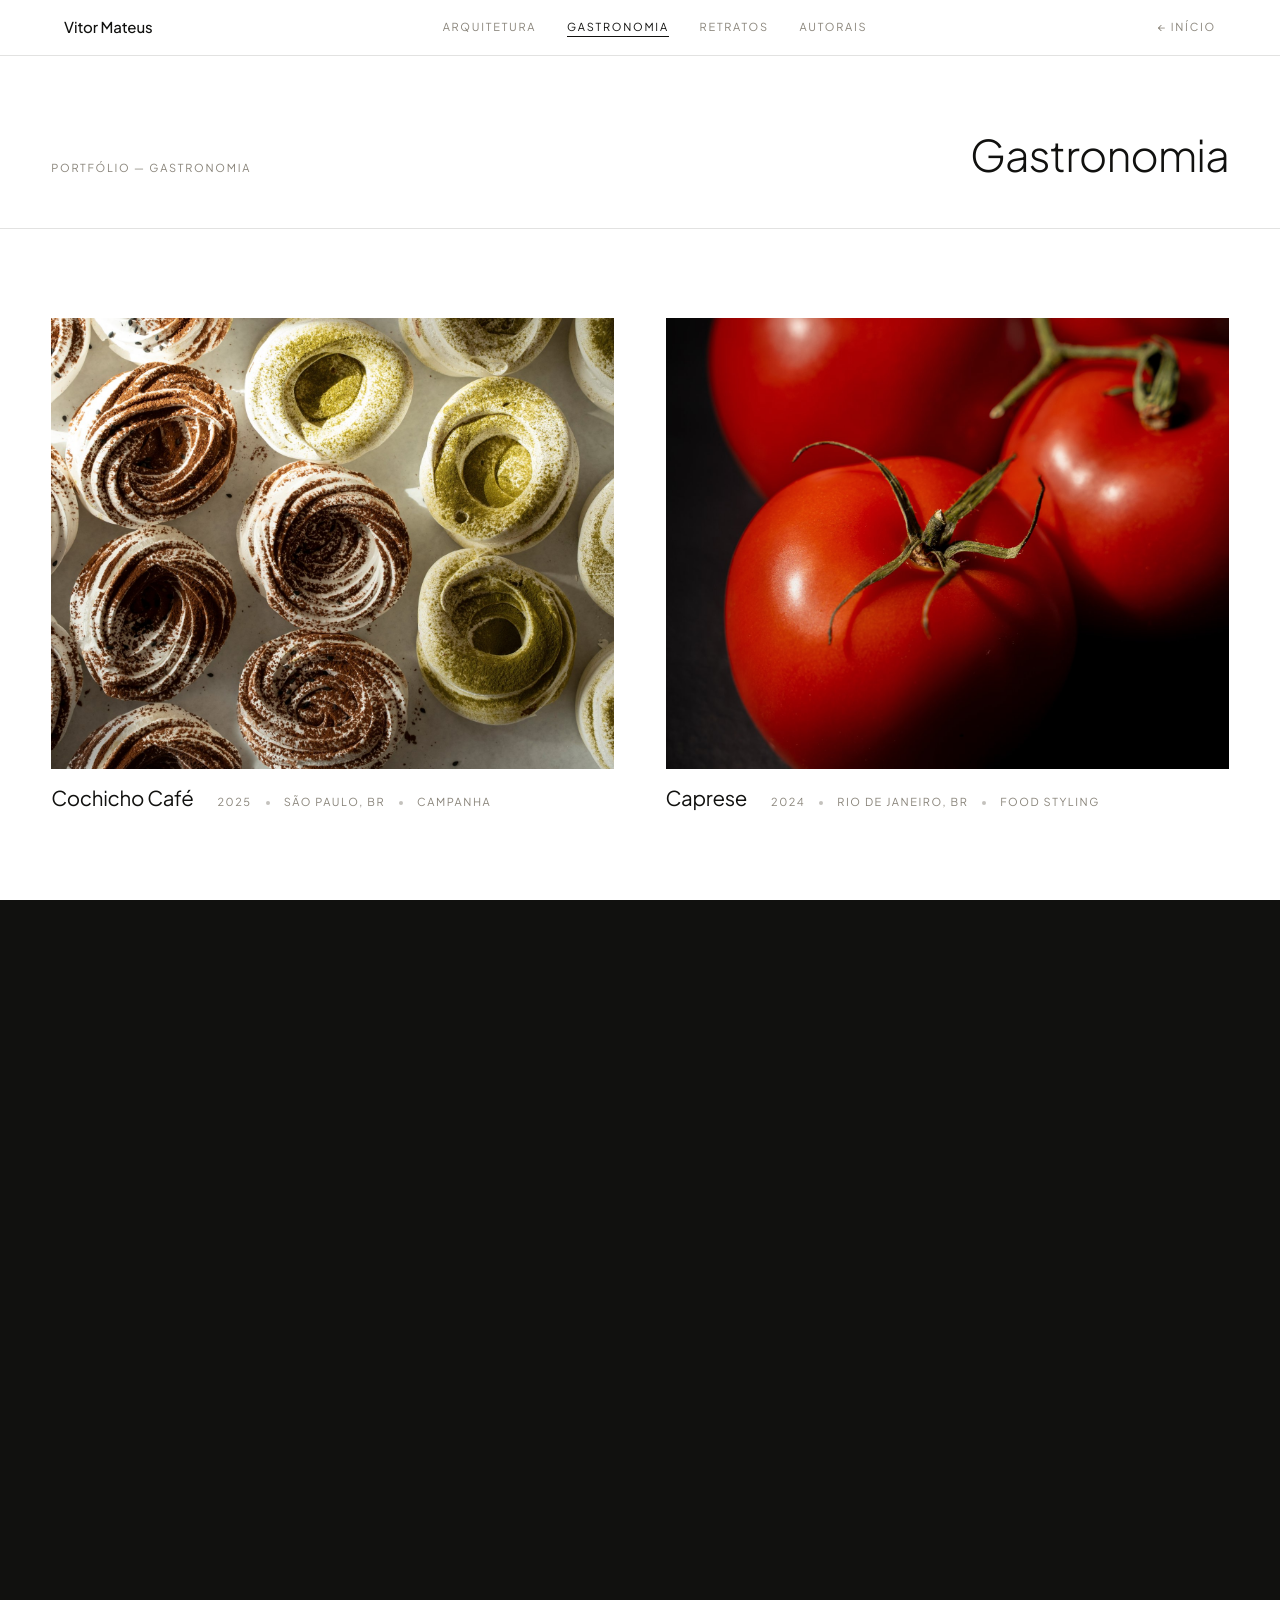
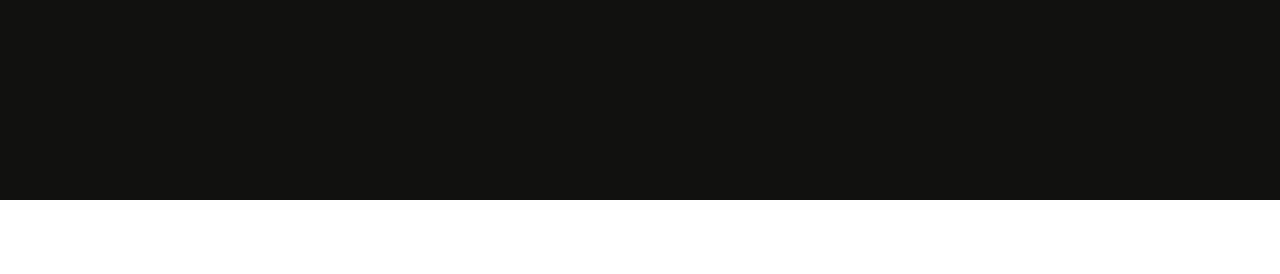
<file: gastronomia.html>
<!DOCTYPE html>
<html lang="pt-BR">
<head>
  <meta charset="UTF-8" />
  <meta name="viewport" content="width=device-width, initial-scale=1.0" />
  <title>Fotografia de Gastronomia — Restaurantes, Cafés e Food | Vitor Mateus</title>
  <meta name="description" content="Fotografia de gastronomia por Vitor Mateus: ensaios editoriais para restaurantes, cafés, food styling e produtos. Curitiba e Brasil." />
  <meta name="keywords" content="fotografia de gastronomia, fotografia food, food styling, fotografia de restaurante, fotografia de café, fotografia editorial gastronômica" />
  <meta name="robots" content="index, follow, max-image-preview:large" />
  <script>if(/(github\.io|vercel\.app)$/i.test(location.hostname)){var m=document.createElement('meta');m.name='robots';m.content='noindex, nofollow';document.head.appendChild(m);}</script>
  <link rel="canonical" href="https://www.vitormateus.studio/gastronomia.html" />

  <meta property="og:type" content="website" />
  <meta property="og:locale" content="pt_BR" />
  <meta property="og:site_name" content="Vitor Mateus" />
  <meta property="og:title" content="Fotografia de Gastronomia — Vitor Mateus" />
  <meta property="og:description" content="Ensaios editoriais para restaurantes, cafés, food styling e produtos." />
  <meta property="og:url" content="https://www.vitormateus.studio/gastronomia.html" />
  <meta property="og:image" content="https://www.vitormateus.studio/assets/gastronomia/cochicho-cafe/cochicho-cafe-01.jpg" />

  <meta name="twitter:card" content="summary_large_image" />
  <meta name="twitter:title" content="Fotografia de Gastronomia — Vitor Mateus" />
  <meta name="twitter:description" content="Ensaios editoriais para restaurantes, cafés, food styling e produtos." />
  <meta name="twitter:image" content="https://www.vitormateus.studio/assets/gastronomia/cochicho-cafe/cochicho-cafe-01.jpg" />

  <link rel="preconnect" href="https://fonts.googleapis.com" />
  <link rel="preconnect" href="https://fonts.gstatic.com" crossorigin />
  <link href="https://fonts.googleapis.com/css2?family=Plus+Jakarta+Sans:ital,wght@0,200..800;1,200..800&display=swap" rel="stylesheet" />
  <link rel="stylesheet" href="assets/category-page.css" />

  <script type="application/ld+json">
  {
    "@context": "https://schema.org",
    "@type": "CollectionPage",
    "name": "Fotografia de Gastronomia",
    "description": "Projetos de fotografia de gastronomia por Vitor Mateus.",
    "url": "https://www.vitormateus.studio/gastronomia.html",
    "isPartOf": { "@type": "WebSite", "name": "Vitor Mateus", "url": "https://www.vitormateus.studio/" },
    "about": ["Fotografia de gastronomia", "Food styling", "Fotografia de restaurante"]
  }
  </script>
</head>
<body>
  <div id="app" style="visibility:hidden">
    <h1>Fotografia de Gastronomia — Vitor Mateus</h1>
    <p>Textura antes do sabor. A curadoria privilegia cor real, aproximação, contraste e uma cadência mais editorial. Ensaios de fotografia gastronômica para restaurantes, cafés, food styling e produtos.</p>
    <h2>Projetos selecionados</h2>
    <ul>
      <li><a href="projeto.html?categoria=gastronomia&projeto=cochicho-cafe">Cochicho Café — campanha (São Paulo, 2025)</a>: Série de campanha com close, vapor, crema e composição de bancada.</li>
      <li><a href="projeto.html?categoria=gastronomia&projeto=caprese">Caprese — food styling (Rio de Janeiro, 2024)</a>: Uma leitura mais gráfica e limpa da mesa, com cor e repetição de forma.</li>
      <li><a href="projeto.html?categoria=gastronomia&projeto=tagate">Tagaté — menu visual (São Paulo, 2024)</a>: Projeto mais amplo, com sequência de produto, mesa e leitura de marca.</li>
      <li><a href="projeto.html?categoria=gastronomia&projeto=pain-au-chocolat">Pain au Chocolat — produto (São Paulo, 2024)</a>: Linha curta e elegante para um produto com foco em crocância, brilho e repetição.</li>
    </ul>
    <nav aria-label="Categorias">
      <a href="arquitetura.html">Arquitetura</a> ·
      <a href="retratos.html">Retratos</a> ·
      <a href="autoriais.html">Autorais</a> ·
      <a href="sobre.html">Sobre</a>
    </nav>
  </div>
  <script>window.PAGE_CATEGORY = "gastronomia";</script>
  <script src="assets/category-page.js"></script>
</body>
</html>
</file>
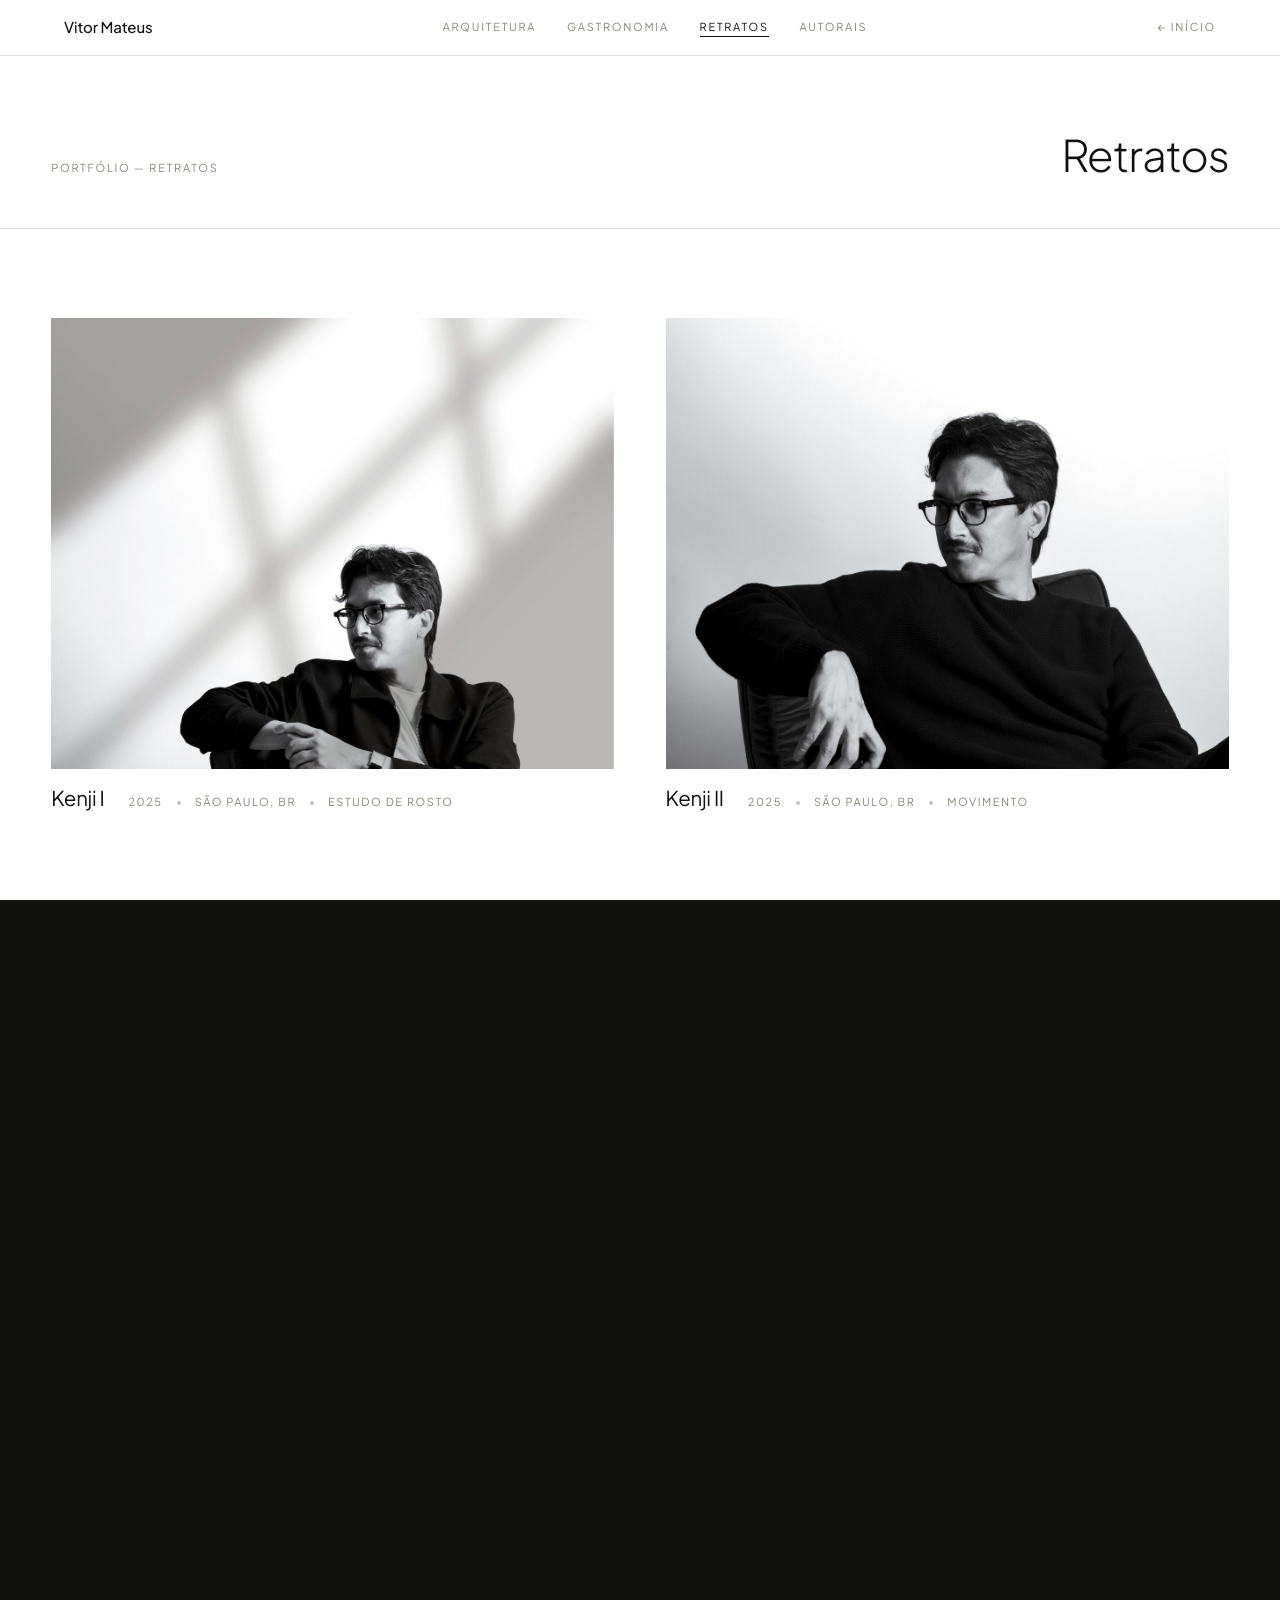
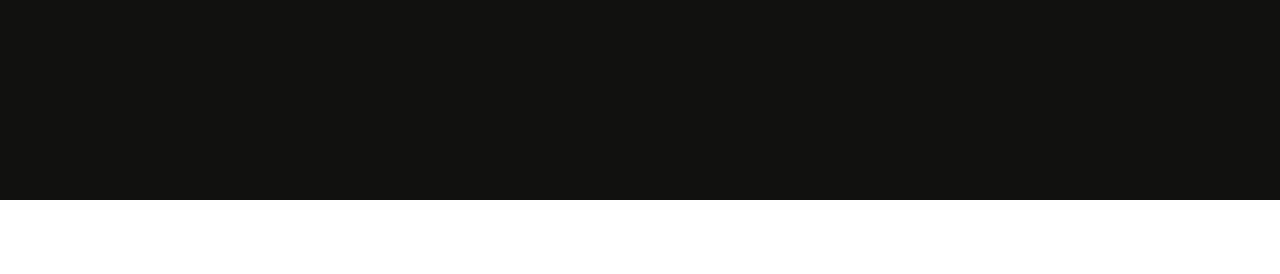
<file: retratos.html>
<!DOCTYPE html>
<html lang="pt-BR">
<head>
  <meta charset="UTF-8" />
  <meta name="viewport" content="width=device-width, initial-scale=1.0" />
  <title>Fotografia de Retratos — Editorial e Autoral | Vitor Mateus</title>
  <meta name="description" content="Fotografia de retratos por Vitor Mateus: séries editoriais com foco em luz, presença e expressão. Curitiba e Brasil." />
  <meta name="keywords" content="fotografia de retrato, retratos editoriais, fotógrafo de retrato, retrato autoral, fotografia editorial" />
  <meta name="robots" content="index, follow, max-image-preview:large" />
  <script>if(/(github\.io|vercel\.app)$/i.test(location.hostname)){var m=document.createElement('meta');m.name='robots';m.content='noindex, nofollow';document.head.appendChild(m);}</script>
  <link rel="canonical" href="https://www.vitormateus.studio/retratos.html" />

  <meta property="og:type" content="website" />
  <meta property="og:locale" content="pt_BR" />
  <meta property="og:site_name" content="Vitor Mateus" />
  <meta property="og:title" content="Fotografia de Retratos — Vitor Mateus" />
  <meta property="og:description" content="Séries editoriais com foco em luz, presença e expressão." />
  <meta property="og:url" content="https://www.vitormateus.studio/retratos.html" />
  <meta property="og:image" content="https://www.vitormateus.studio/assets/retratos/kenji/kenji-01.jpg" />

  <meta name="twitter:card" content="summary_large_image" />
  <meta name="twitter:title" content="Fotografia de Retratos — Vitor Mateus" />
  <meta name="twitter:description" content="Séries editoriais com foco em luz, presença e expressão." />
  <meta name="twitter:image" content="https://www.vitormateus.studio/assets/retratos/kenji/kenji-01.jpg" />

  <link rel="preconnect" href="https://fonts.googleapis.com" />
  <link rel="preconnect" href="https://fonts.gstatic.com" crossorigin />
  <link href="https://fonts.googleapis.com/css2?family=Plus+Jakarta+Sans:ital,wght@0,200..800;1,200..800&display=swap" rel="stylesheet" />
  <link rel="stylesheet" href="assets/category-page.css" />

  <script type="application/ld+json">
  {
    "@context": "https://schema.org",
    "@type": "CollectionPage",
    "name": "Fotografia de Retratos",
    "description": "Séries de retratos por Vitor Mateus.",
    "url": "https://www.vitormateus.studio/retratos.html",
    "isPartOf": { "@type": "WebSite", "name": "Vitor Mateus", "url": "https://www.vitormateus.studio/" },
    "about": ["Fotografia de retrato", "Retrato editorial", "Retrato autoral"]
  }
  </script>
</head>
<body>
  <div id="app" style="visibility:hidden">
    <h1>Fotografia de Retratos — Vitor Mateus</h1>
    <p>Luz e presença no rosto humano. Cada série é curta, direta e pensada para ser vista com calma. Retratos editoriais e autorais.</p>
    <h2>Séries selecionadas</h2>
    <ul>
      <li><a href="projeto.html?categoria=retratos&projeto=kenji-01">Kenji I — estudo de rosto (São Paulo, 2025)</a>: Primeira sequência com leitura mais contida, fundo simples e foco na expressão.</li>
      <li><a href="projeto.html?categoria=retratos&projeto=kenji-02">Kenji II — movimento (São Paulo, 2025)</a>: Mais gesto, mais deslocamento e uma aproximação editorial da figura.</li>
      <li><a href="projeto.html?categoria=retratos&projeto=kenji-03">Kenji III — fechamento (São Paulo, 2025)</a>: Uma série de fechamento mais limpa e direta, com foco em textura e postura.</li>
    </ul>
    <nav aria-label="Categorias">
      <a href="arquitetura.html">Arquitetura</a> ·
      <a href="gastronomia.html">Gastronomia</a> ·
      <a href="autoriais.html">Autorais</a> ·
      <a href="sobre.html">Sobre</a>
    </nav>
  </div>
  <script>window.PAGE_CATEGORY = "retratos";</script>
  <script src="assets/category-page.js"></script>
</body>
</html>
</file>
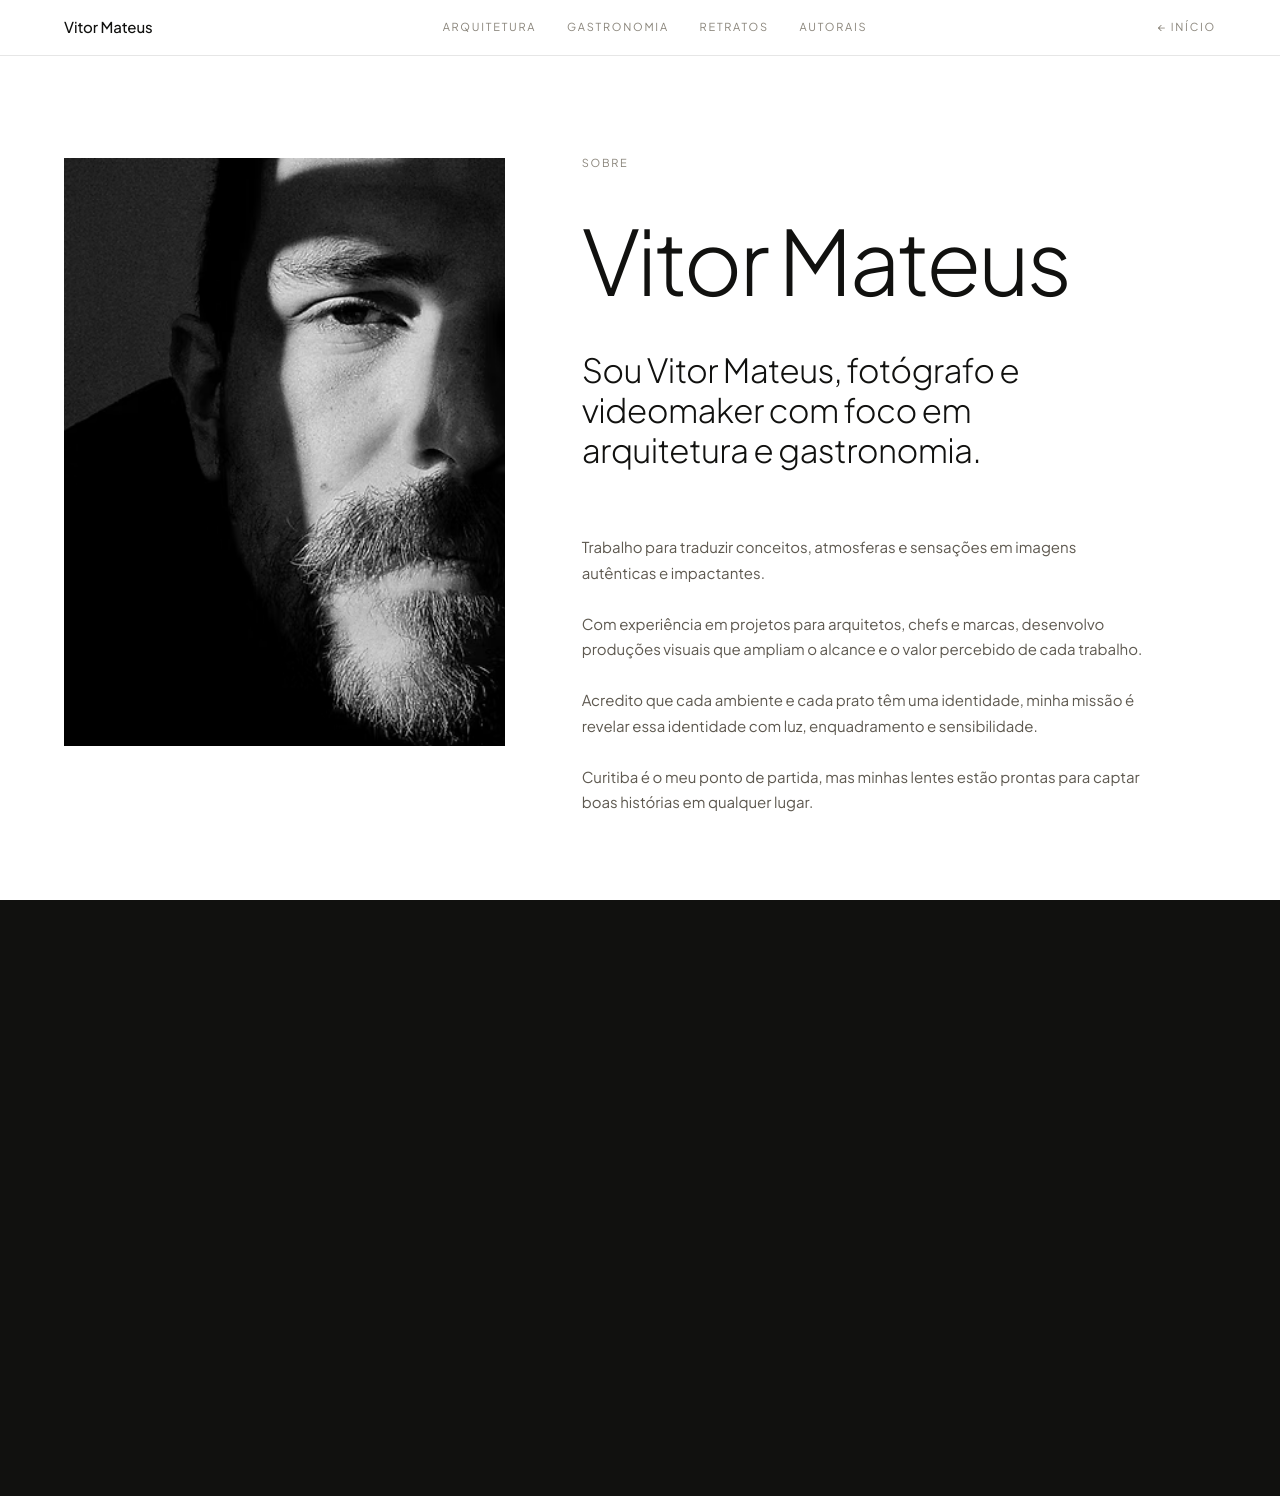
<file: sobre.html>
<!DOCTYPE html>
<html lang="pt-BR">
<head>
  <meta charset="UTF-8" />
  <meta name="viewport" content="width=device-width, initial-scale=1.0" />
  <title>Sobre — Vitor Mateus, Fotógrafo de Arquitetura e Gastronomia em Curitiba</title>
  <meta name="description" content="Vitor Mateus, fotógrafo e videomaker com foco em arquitetura, gastronomia, retratos e projetos autorais. Atendimento em Curitiba e Brasil." />
  <meta name="keywords" content="Vitor Mateus, fotógrafo Curitiba, fotógrafo de arquitetura, fotógrafo de gastronomia, videomaker, sobre fotógrafo" />
  <meta name="robots" content="index, follow, max-image-preview:large" />
  <script>if(/(github\.io|vercel\.app)$/i.test(location.hostname)){var m=document.createElement('meta');m.name='robots';m.content='noindex, nofollow';document.head.appendChild(m);}</script>
  <link rel="canonical" href="https://www.vitormateus.studio/sobre.html" />

  <meta property="og:type" content="profile" />
  <meta property="og:locale" content="pt_BR" />
  <meta property="og:site_name" content="Vitor Mateus" />
  <meta property="og:title" content="Sobre — Vitor Mateus" />
  <meta property="og:description" content="Fotógrafo e videomaker com foco em arquitetura, gastronomia, retratos e projetos autorais." />
  <meta property="og:url" content="https://www.vitormateus.studio/sobre.html" />
  <meta property="og:image" content="https://www.vitormateus.studio/assets/home/stairs-03.jpg" />

  <meta name="twitter:card" content="summary_large_image" />
  <meta name="twitter:title" content="Sobre — Vitor Mateus" />
  <meta name="twitter:description" content="Fotógrafo e videomaker com foco em arquitetura, gastronomia, retratos e projetos autorais." />
  <meta name="twitter:image" content="https://www.vitormateus.studio/assets/home/stairs-03.jpg" />

  <link rel="preconnect" href="https://fonts.googleapis.com" />
  <link rel="preconnect" href="https://fonts.gstatic.com" crossorigin />
  <link href="https://fonts.googleapis.com/css2?family=Plus+Jakarta+Sans:ital,wght@0,200..800;1,200..800&display=swap" rel="stylesheet" />

  <script type="application/ld+json">
  {
    "@context": "https://schema.org",
    "@type": "Person",
    "name": "Vitor Mateus",
    "jobTitle": "Fotógrafo e Videomaker",
    "description": "Fotógrafo e videomaker com foco em arquitetura, gastronomia, retratos e projetos autorais.",
    "url": "https://www.vitormateus.studio/sobre.html",
    "email": "vitormateus.studio@gmail.com",
    "telephone": "+55-41-99156-7456",
    "address": {
      "@type": "PostalAddress",
      "addressLocality": "Curitiba",
      "addressRegion": "PR",
      "addressCountry": "BR"
    },
    "knowsAbout": ["Fotografia de Arquitetura", "Fotografia de Gastronomia", "Fotografia de Retratos", "Produção de Vídeo"]
  }
  </script>
  <link rel="stylesheet" href="assets/project-page.css" />
  <style>
    /* ─── Sobre page ─── */
    .about-page {
      display: grid;
      grid-template-columns: minmax(260px, 0.82fr) minmax(0, 1.18fr);
      gap: clamp(40px, 6vw, 100px);
      align-items: start;
      padding: calc(var(--topbar-h) + clamp(48px, 8vw, 120px)) var(--side) clamp(80px, 10vw, 160px);
      max-width: var(--max);
      margin: 0 auto;
    }

    .about-page__photo {
      margin: 0;
      aspect-ratio: 3 / 4;
      overflow: hidden;
      background: var(--paper-soft);
    }

    .about-page__photo img {
      height: 100%;
      width: 100%;
      object-fit: cover;
    }

    .about-page__text { display: grid; gap: clamp(40px, 5vw, 72px); }

    .about-page__intro { display: grid; gap: clamp(28px, 4vw, 48px); }

    .about-page h1 {
      margin: 0;
      font-family: var(--sans);
      font-size: clamp(48px, 7vw, 110px);
      font-weight: 300;
      line-height: 0.96;
      letter-spacing: -0.035em;
    }

    .about-page__lead {
      margin: 0;
      max-width: 22ch;
      font-family: var(--serif);
      font-size: clamp(22px, 2.6vw, 34px);
      font-weight: 300;
      line-height: 1.2;
      letter-spacing: -0.02em;
    }

    .about-page__body {
      display: grid;
      gap: clamp(18px, 2vw, 26px);
      max-width: 52ch;
      color: var(--muted-2);
      font-size: clamp(15px, 1.15vw, 17px);
      line-height: 1.7;
    }

    .about-page__body p { margin: 0; }

    /* Contact strip */
    .about-contact {
      display: grid;
      grid-template-columns: 1fr auto;
      align-items: end;
      gap: clamp(32px, 6vw, 96px);
      padding: clamp(72px, 12vw, 160px) var(--side);
      background: var(--ink);
      color: var(--white);
    }

    .about-contact h2 {
      margin: 0;
      font-family: var(--serif);
      font-size: clamp(40px, 7vw, 92px);
      font-weight: 300;
      line-height: 0.96;
      letter-spacing: -0.035em;
    }

    .about-contact__links {
      display: grid;
      gap: 10px;
      justify-items: end;
      text-align: right;
    }

    .about-contact__links a {
      font-size: clamp(18px, 2.2vw, 30px);
      color: rgba(255, 250, 242, 0.72);
      transition: color 220ms ease;
    }

    .about-contact__links a:hover { color: var(--white); }

    /* Footer */
    .about-footer {
      display: grid;
      grid-template-columns: 1fr auto;
      gap: 16px;
      align-items: center;
      padding: 28px var(--side);
      background: var(--ink);
      border-top: 1px solid rgba(244, 241, 235, 0.16);
      color: rgba(244, 241, 235, 0.55);
      font-size: 11px;
      letter-spacing: 0.16em;
      text-transform: uppercase;
    }

    @media (max-width: 900px) {
      .about-page { grid-template-columns: 1fr; gap: clamp(32px, 8vw, 56px); }
      .about-contact { grid-template-columns: 1fr; align-items: start; gap: 28px; }
      .about-contact__links { justify-items: start; text-align: left; }
      .about-footer { grid-template-columns: 1fr; gap: 10px; }
    }
  </style>
</head>
<body>
  <div class="page-transition"></div>

  <header class="topbar">
    <a class="topbar__brand" href="index.html" data-transition>Vitor Mateus</a>
    <nav class="topbar__nav" aria-label="Categorias">
      <a href="arquitetura.html" data-transition>Arquitetura</a>
      <a href="gastronomia.html" data-transition>Gastronomia</a>
      <a href="retratos.html" data-transition>Retratos</a>
      <a href="autoriais.html" data-transition>Autorais</a>
    </nav>
    <a class="topbar__back" href="index.html" data-transition>← Início</a>
  </header>

  <main>
    <section class="about-page">
      <figure class="about-page__photo">
        <img src="assets/profile-vitor/profile.avif" alt="Vitor Mateus" />
      </figure>

      <div class="about-page__text">
        <div class="about-page__intro">
          <p class="eyebrow">Sobre</p>
          <h1>Vitor Mateus</h1>
          <p class="about-page__lead">Sou Vitor Mateus, fotógrafo e videomaker com foco em arquitetura e gastronomia.</p>
        </div>

        <div class="about-page__body">
          <p>Trabalho para traduzir conceitos, atmosferas e sensações em imagens autênticas e impactantes.</p>
          <p>Com experiência em projetos para arquitetos, chefs e marcas, desenvolvo produções visuais que ampliam o alcance e o valor percebido de cada trabalho.</p>
          <p>Acredito que cada ambiente e cada prato têm uma identidade, minha missão é revelar essa identidade com luz, enquadramento e sensibilidade.</p>
          <p>Curitiba é o meu ponto de partida, mas minhas lentes estão prontas para captar boas histórias em qualquer lugar.</p>
        </div>
      </div>
    </section>

    <section class="about-contact" aria-label="Contato">
      <h2>Vamos<br />conversar?</h2>
      <div class="about-contact__links">
        <a href="tel:+5541991567456">+55 (41) 99156.7456</a>
        <a href="mailto:vitormateus.studio@gmail.com">vitormateus.studio@gmail.com</a>
      </div>
    </section>

    <footer class="about-footer">
      <span>© 2026 Vitor Mateus</span>
      <span>Curitiba, BR</span>
    </footer>
  </main>

  <script>
    // Page transitions (match internal pages)
    const transition = document.querySelector(".page-transition");
    const navigateTo = href => {
      transition.classList.add("is-entering");
      transition.addEventListener("animationend", () => { window.location.href = href; }, { once: true });
    };
    document.querySelectorAll("[data-transition]").forEach(link => {
      link.addEventListener("click", e => {
        const href = link.getAttribute("href");
        if (!href || href.startsWith("#") || e.ctrlKey || e.metaKey || e.shiftKey) return;
        e.preventDefault();
        navigateTo(href);
      });
    });
  </script>
</body>
</html>
</file>
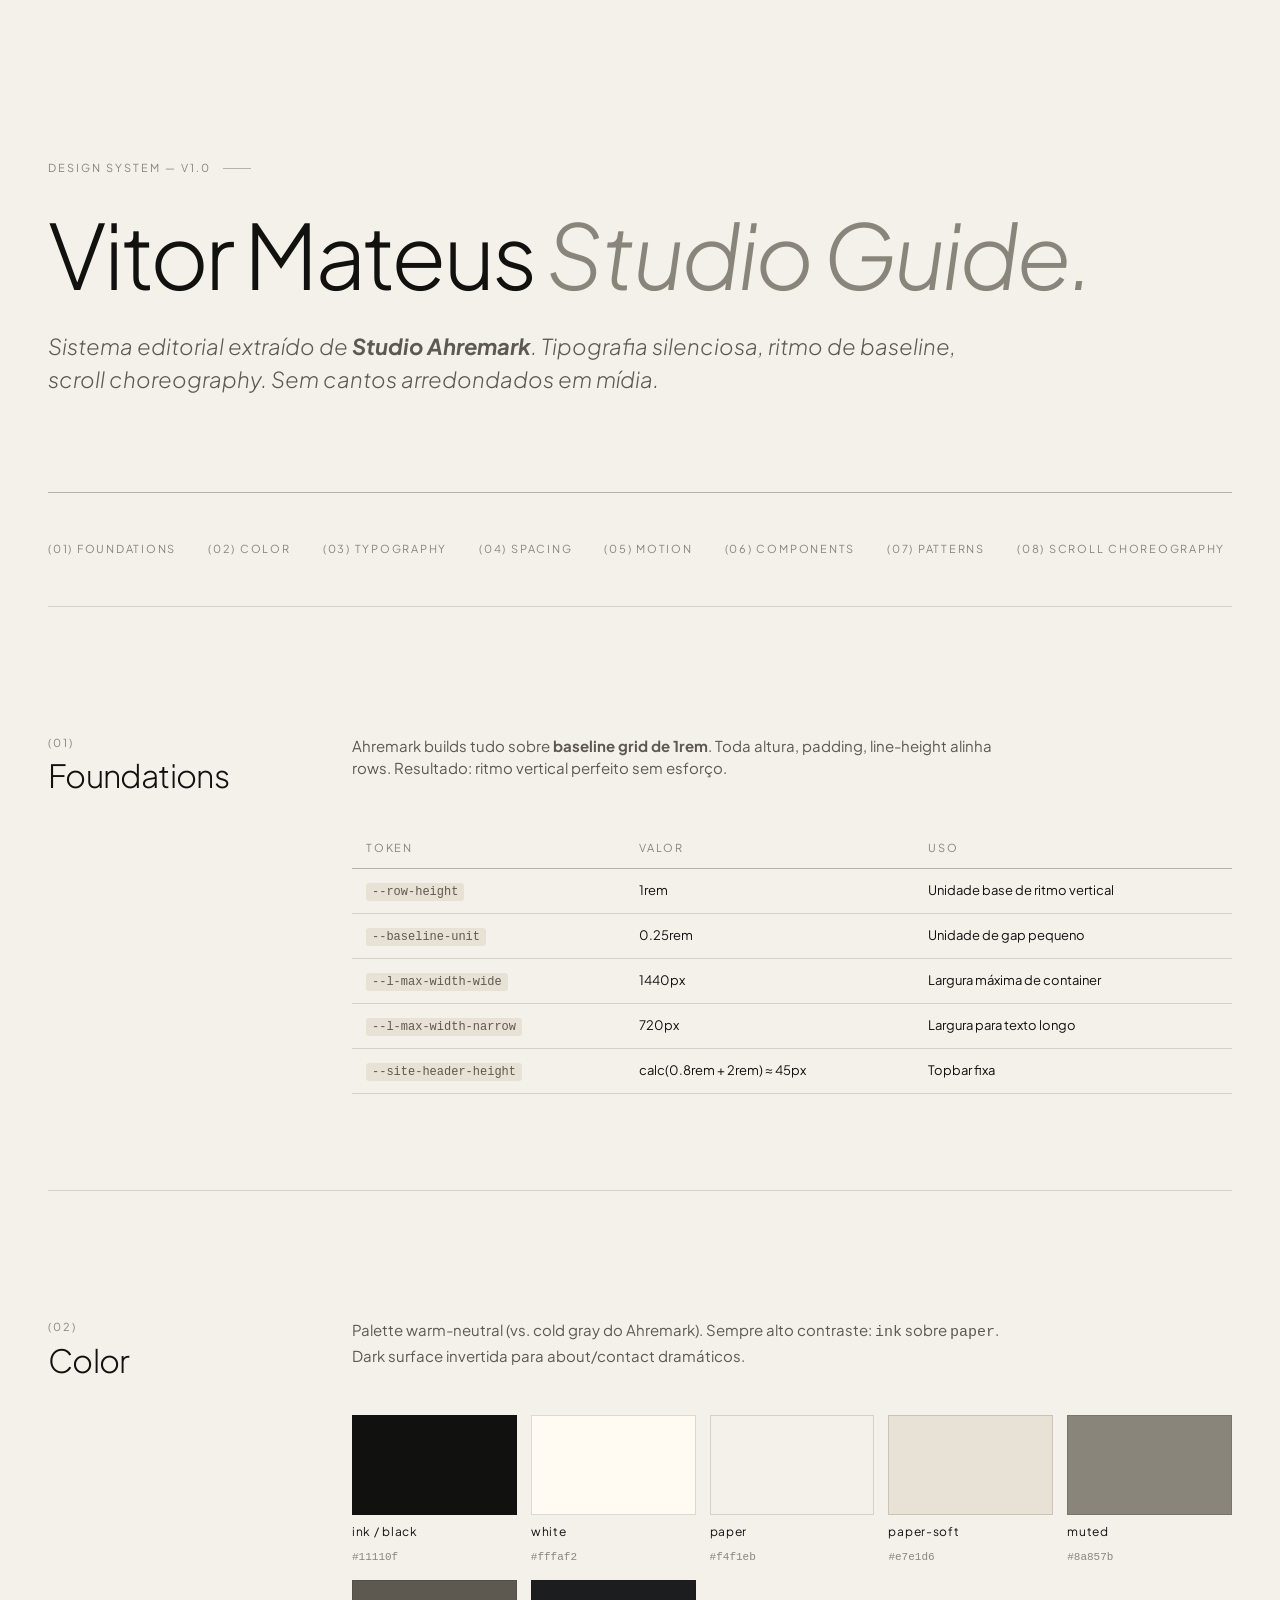
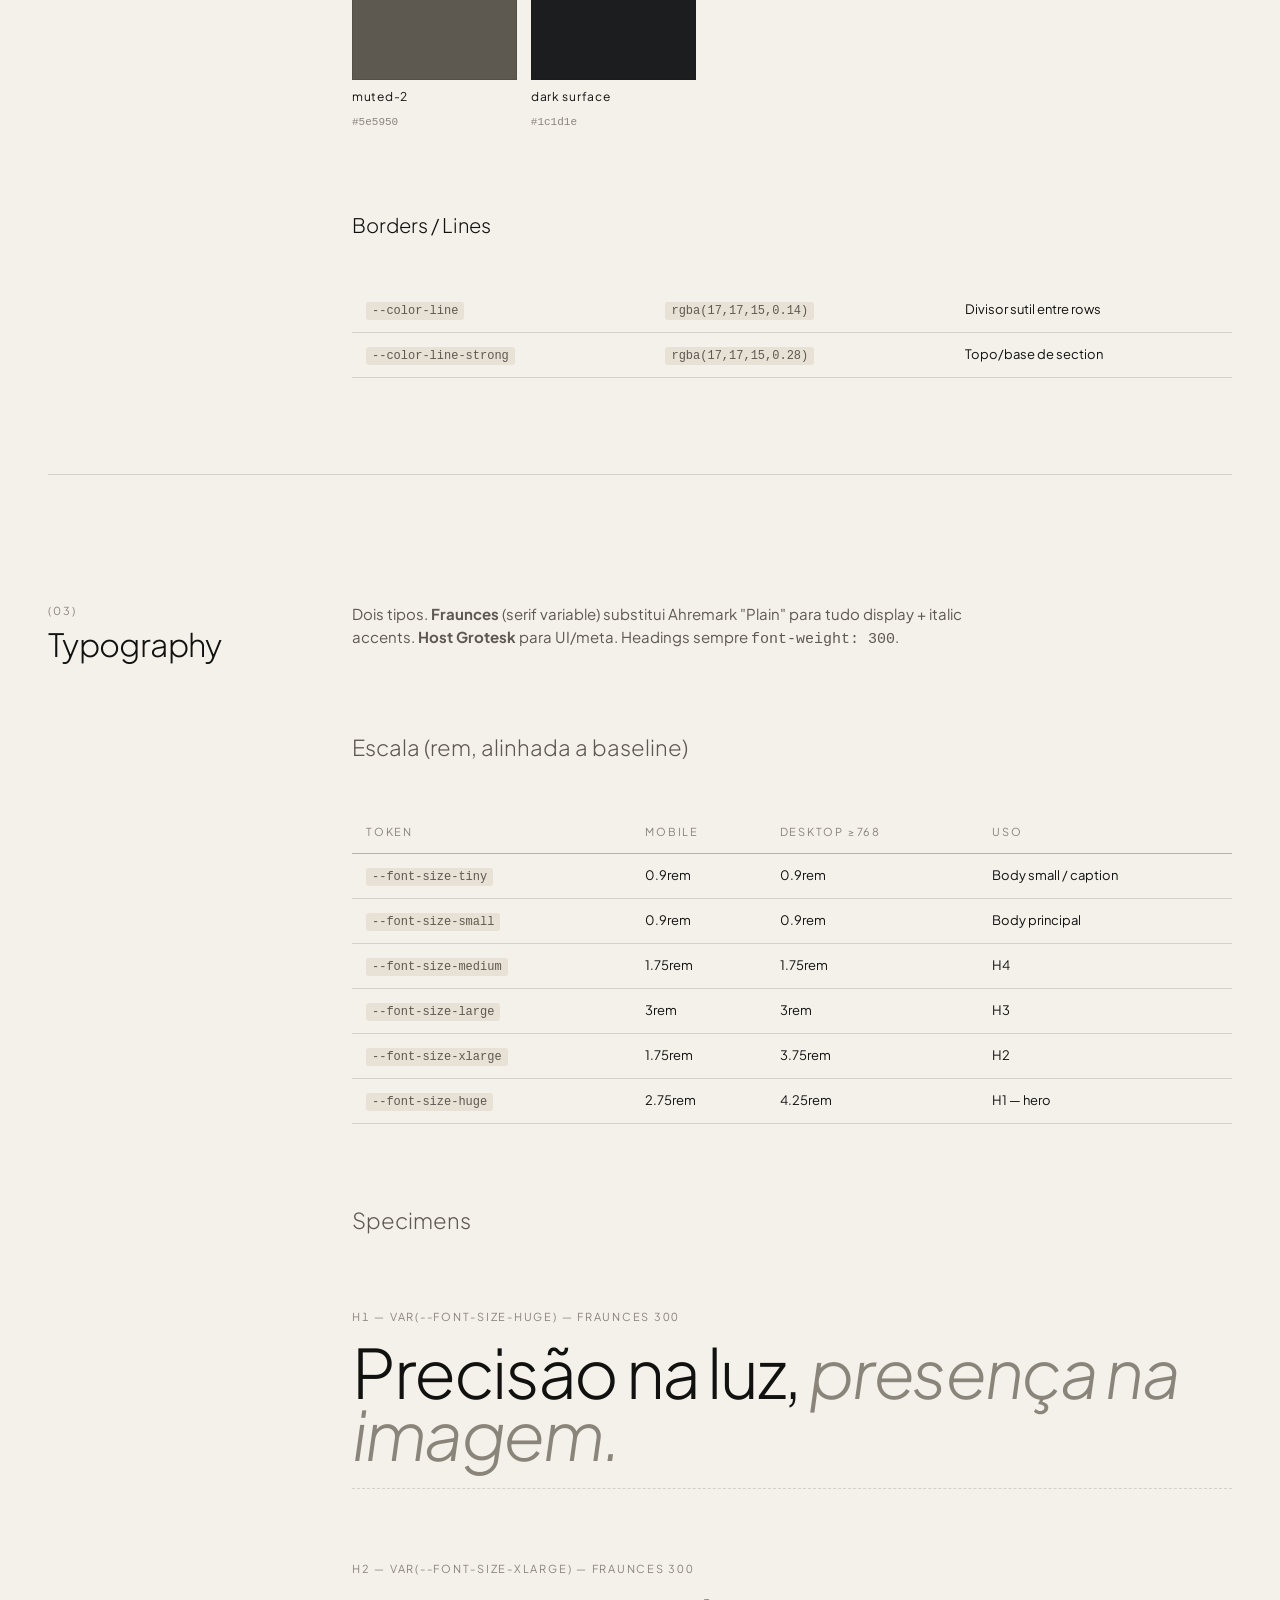
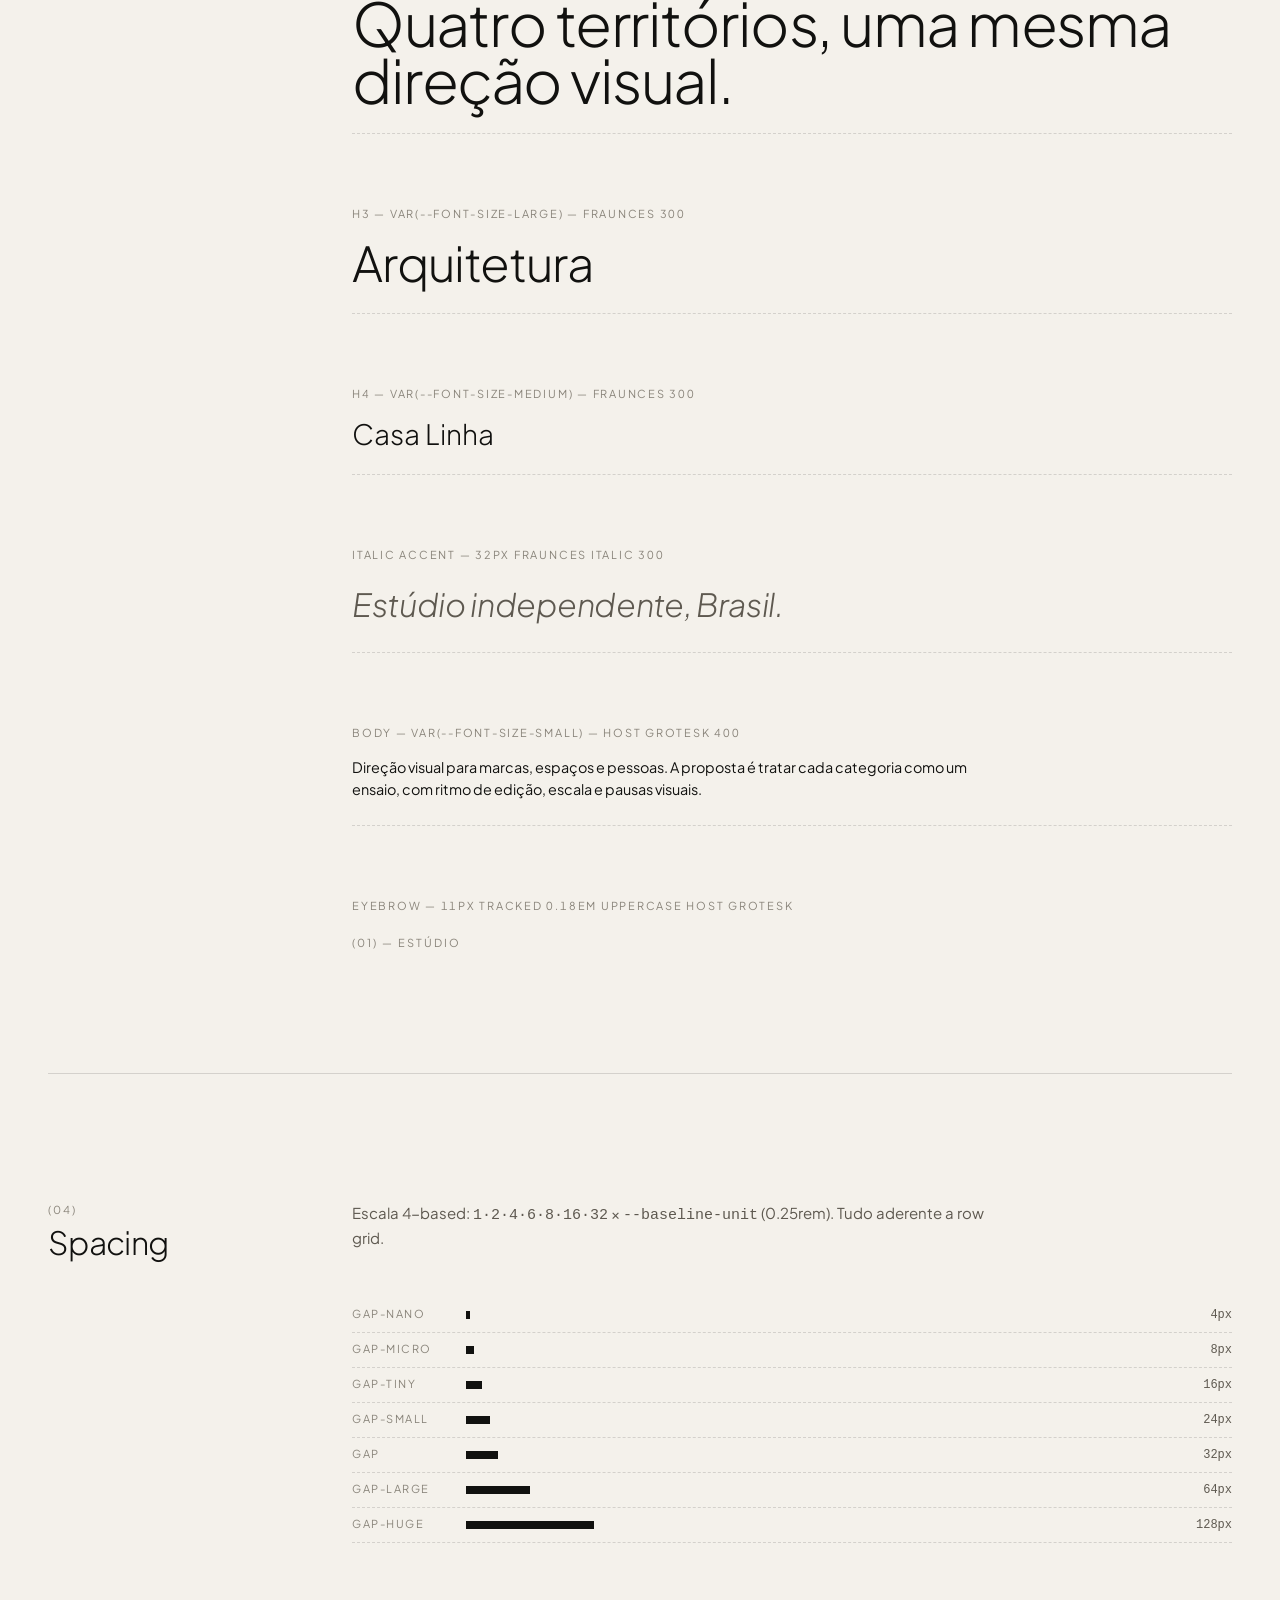
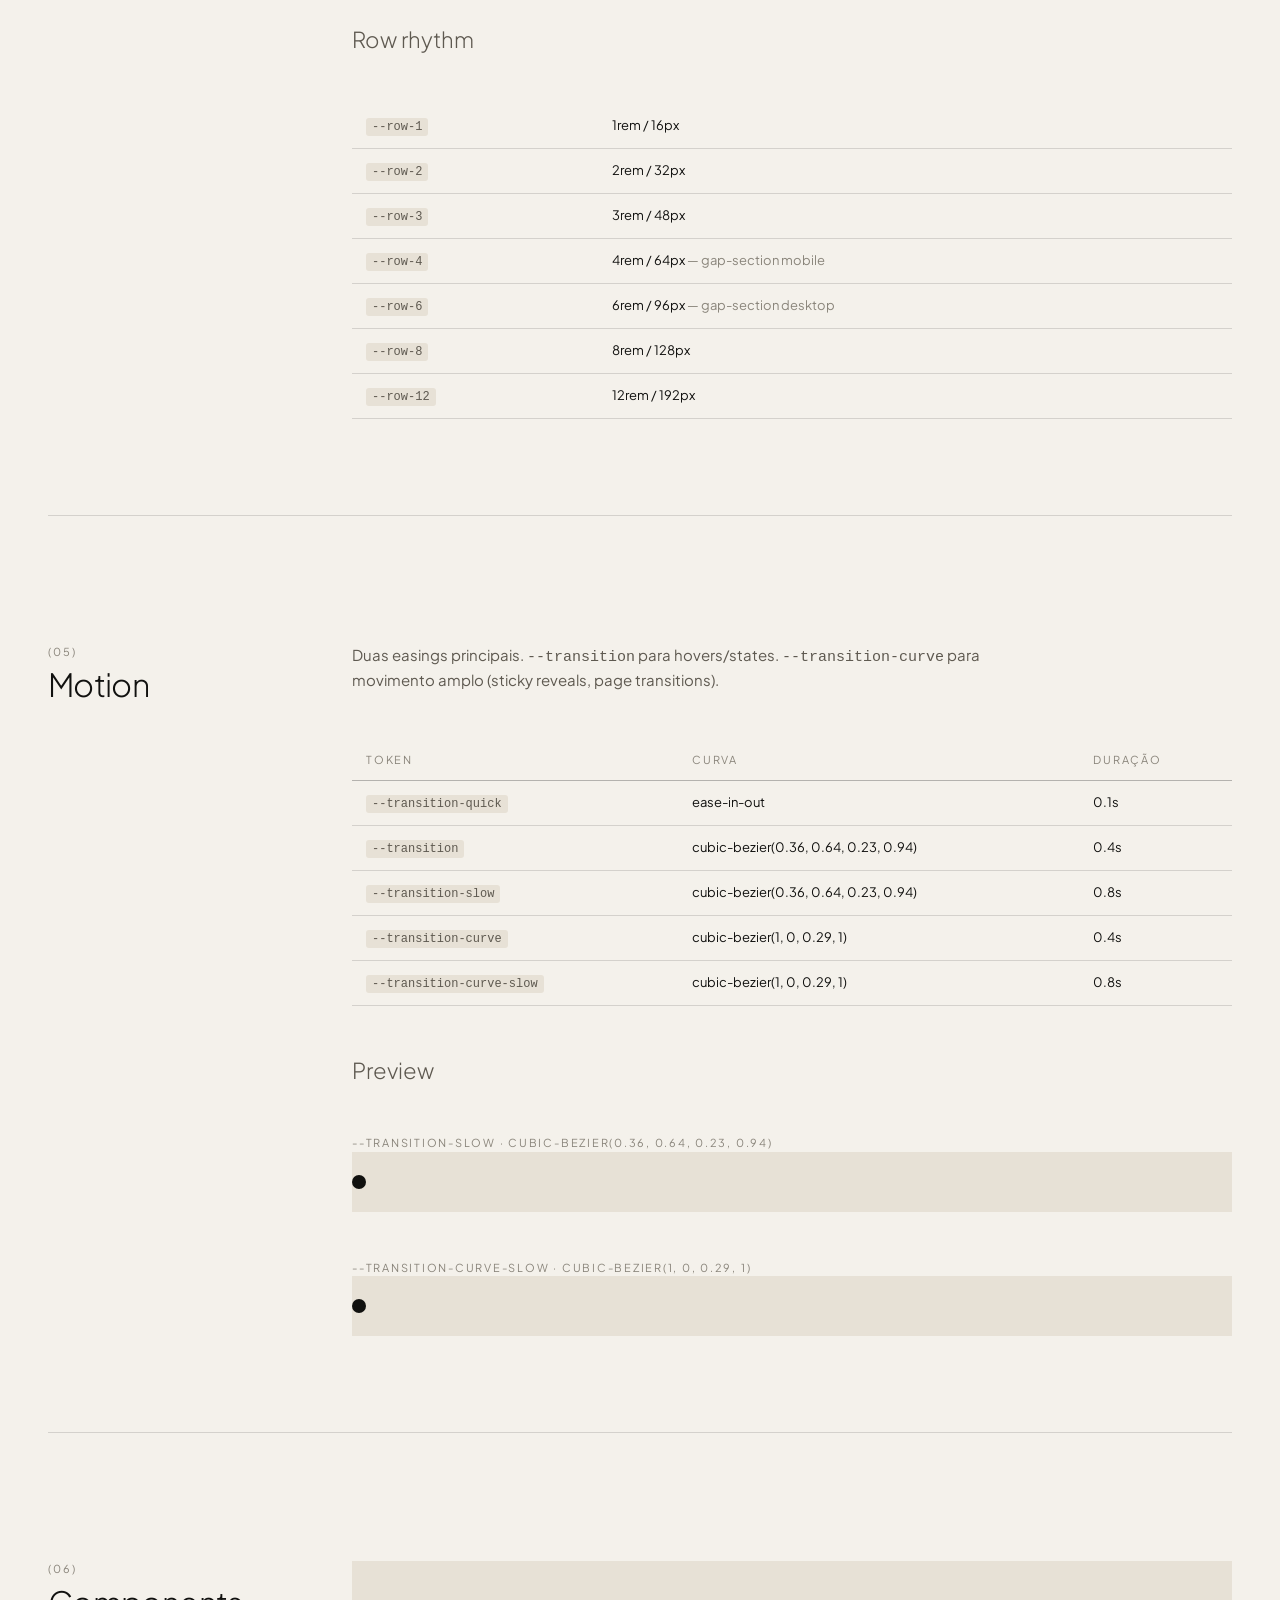
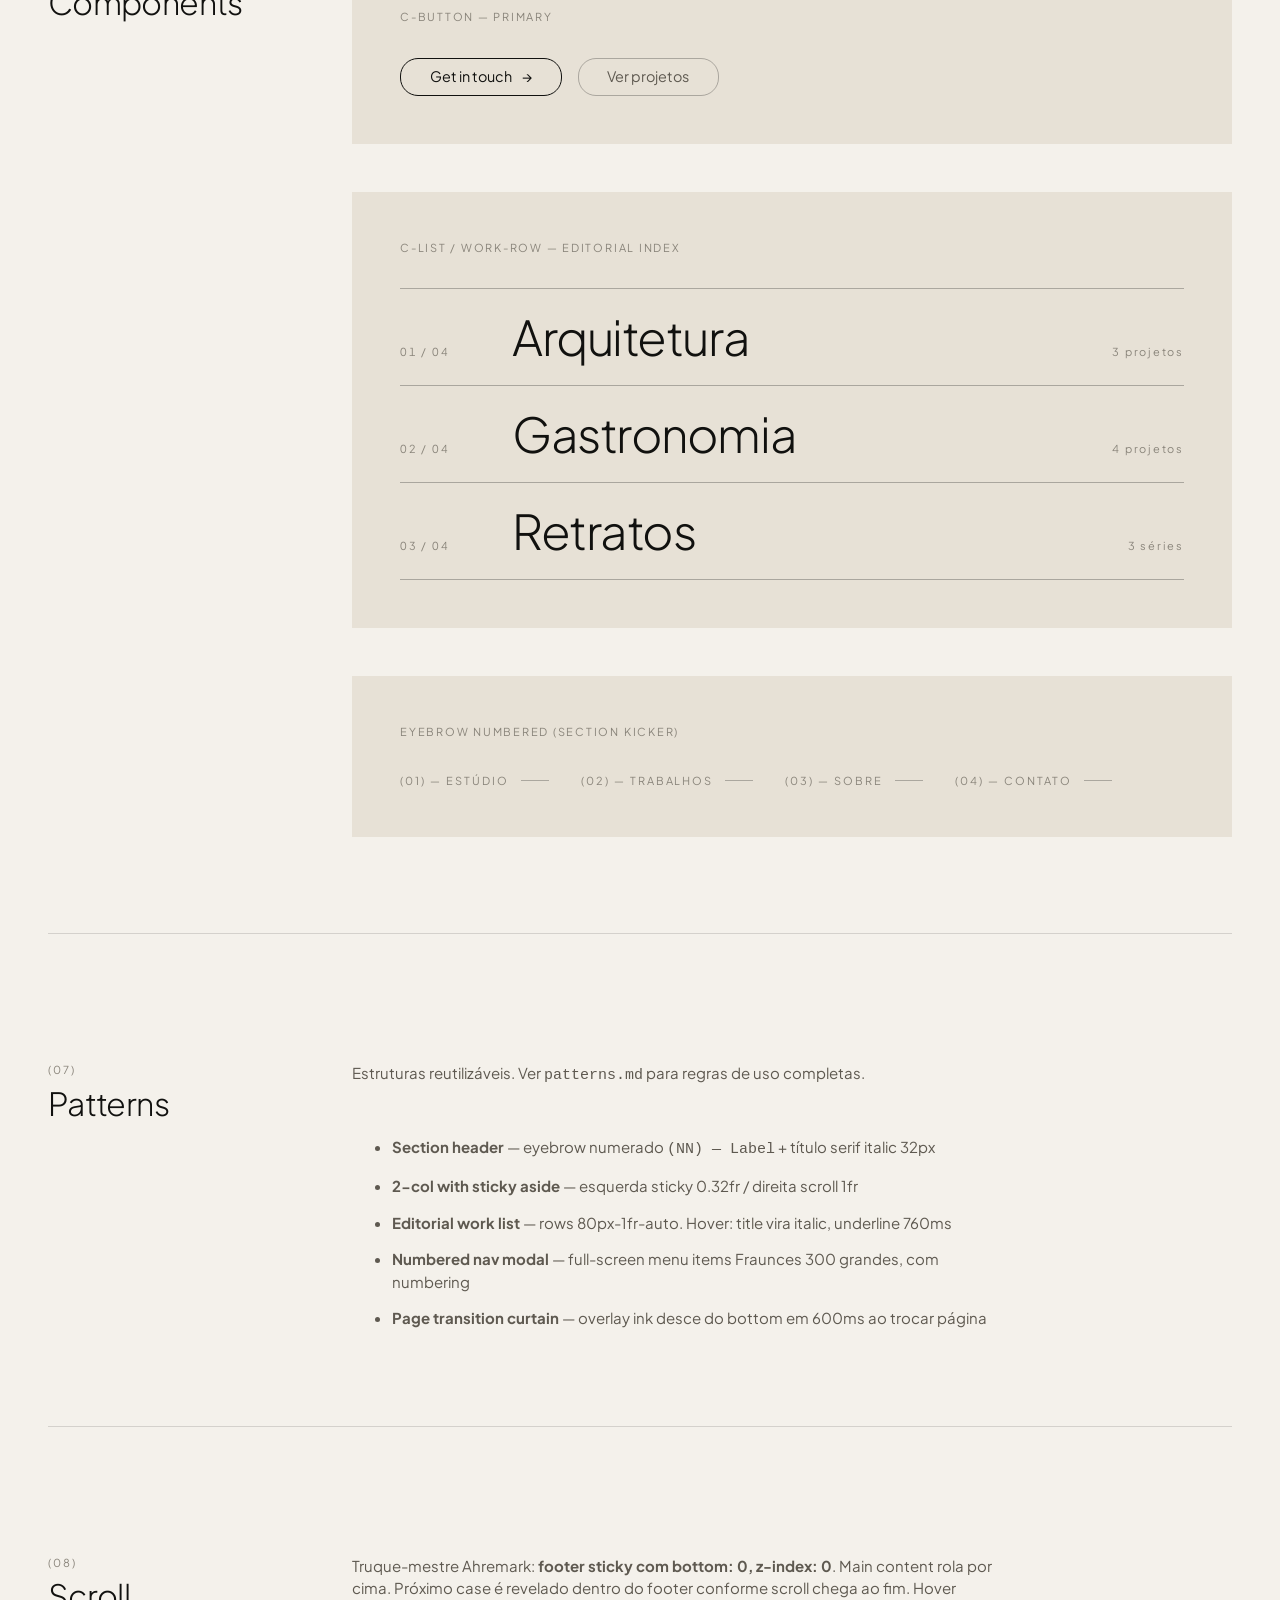
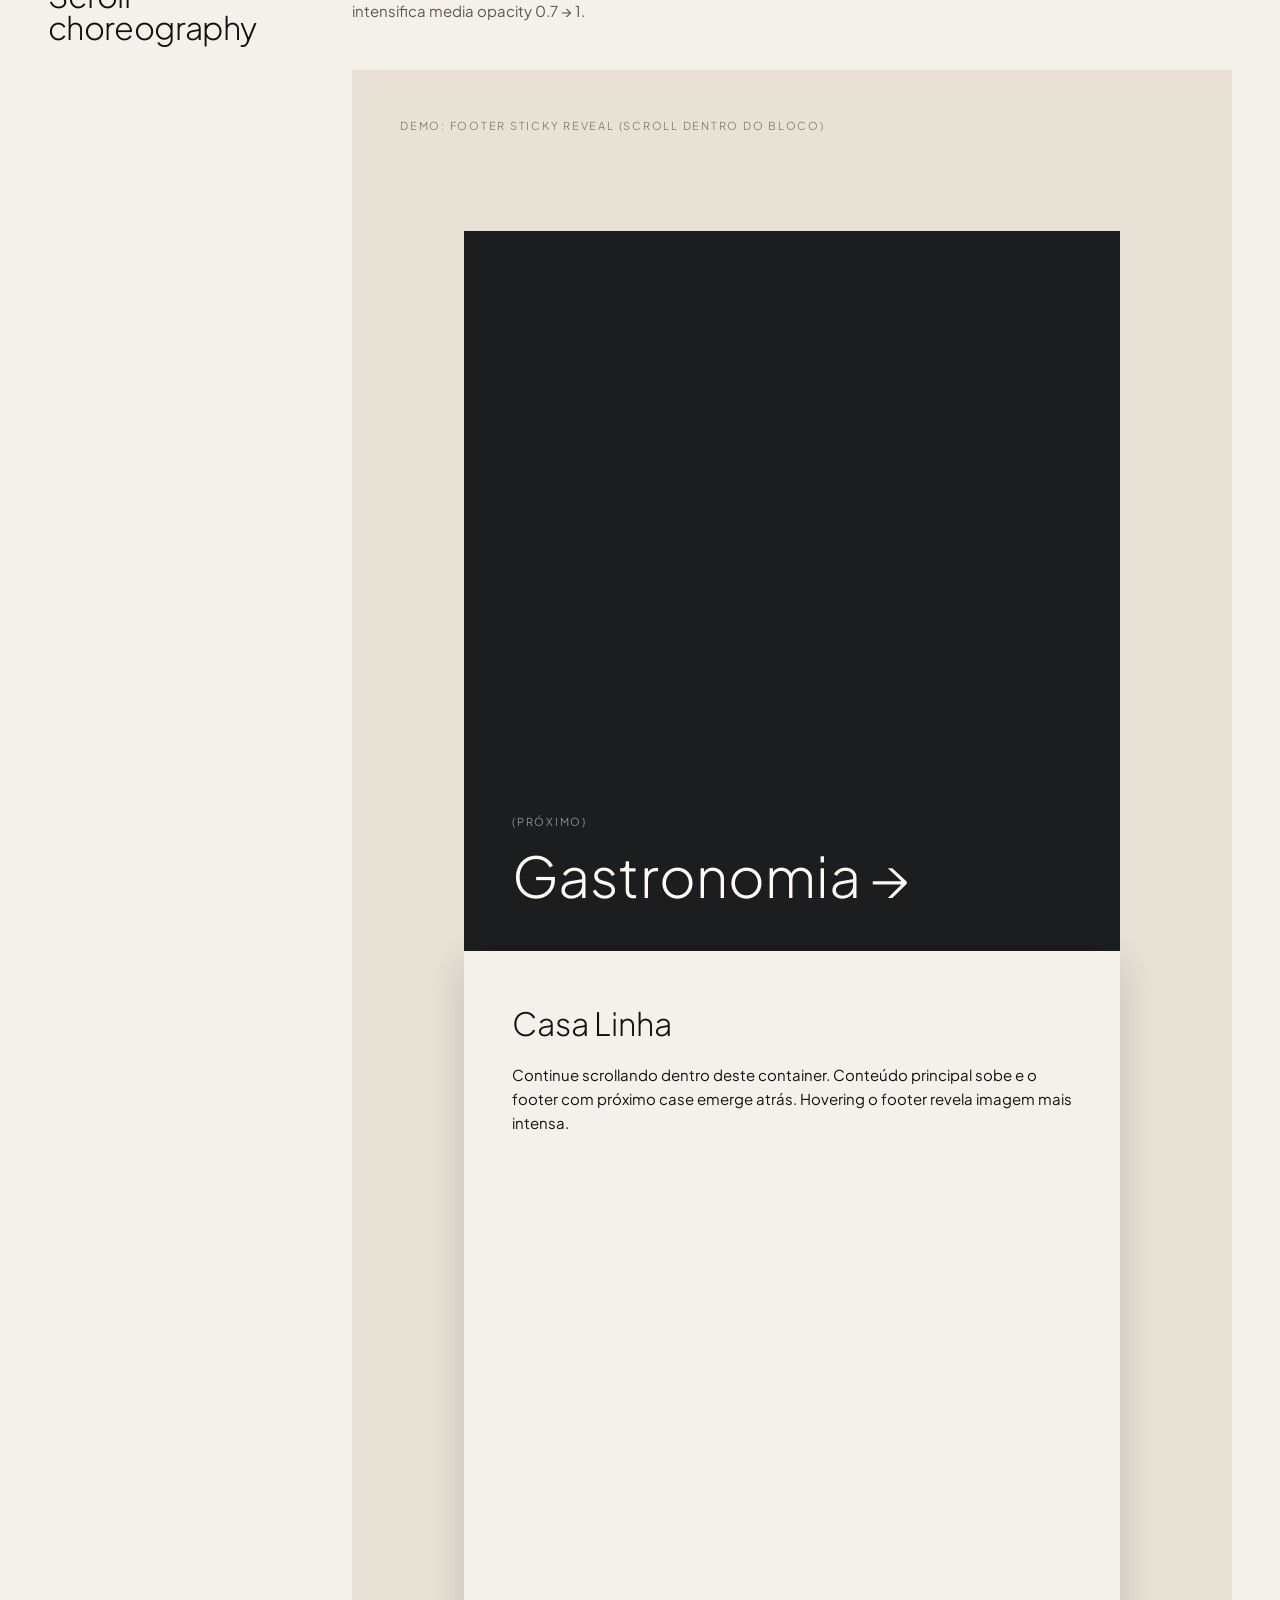
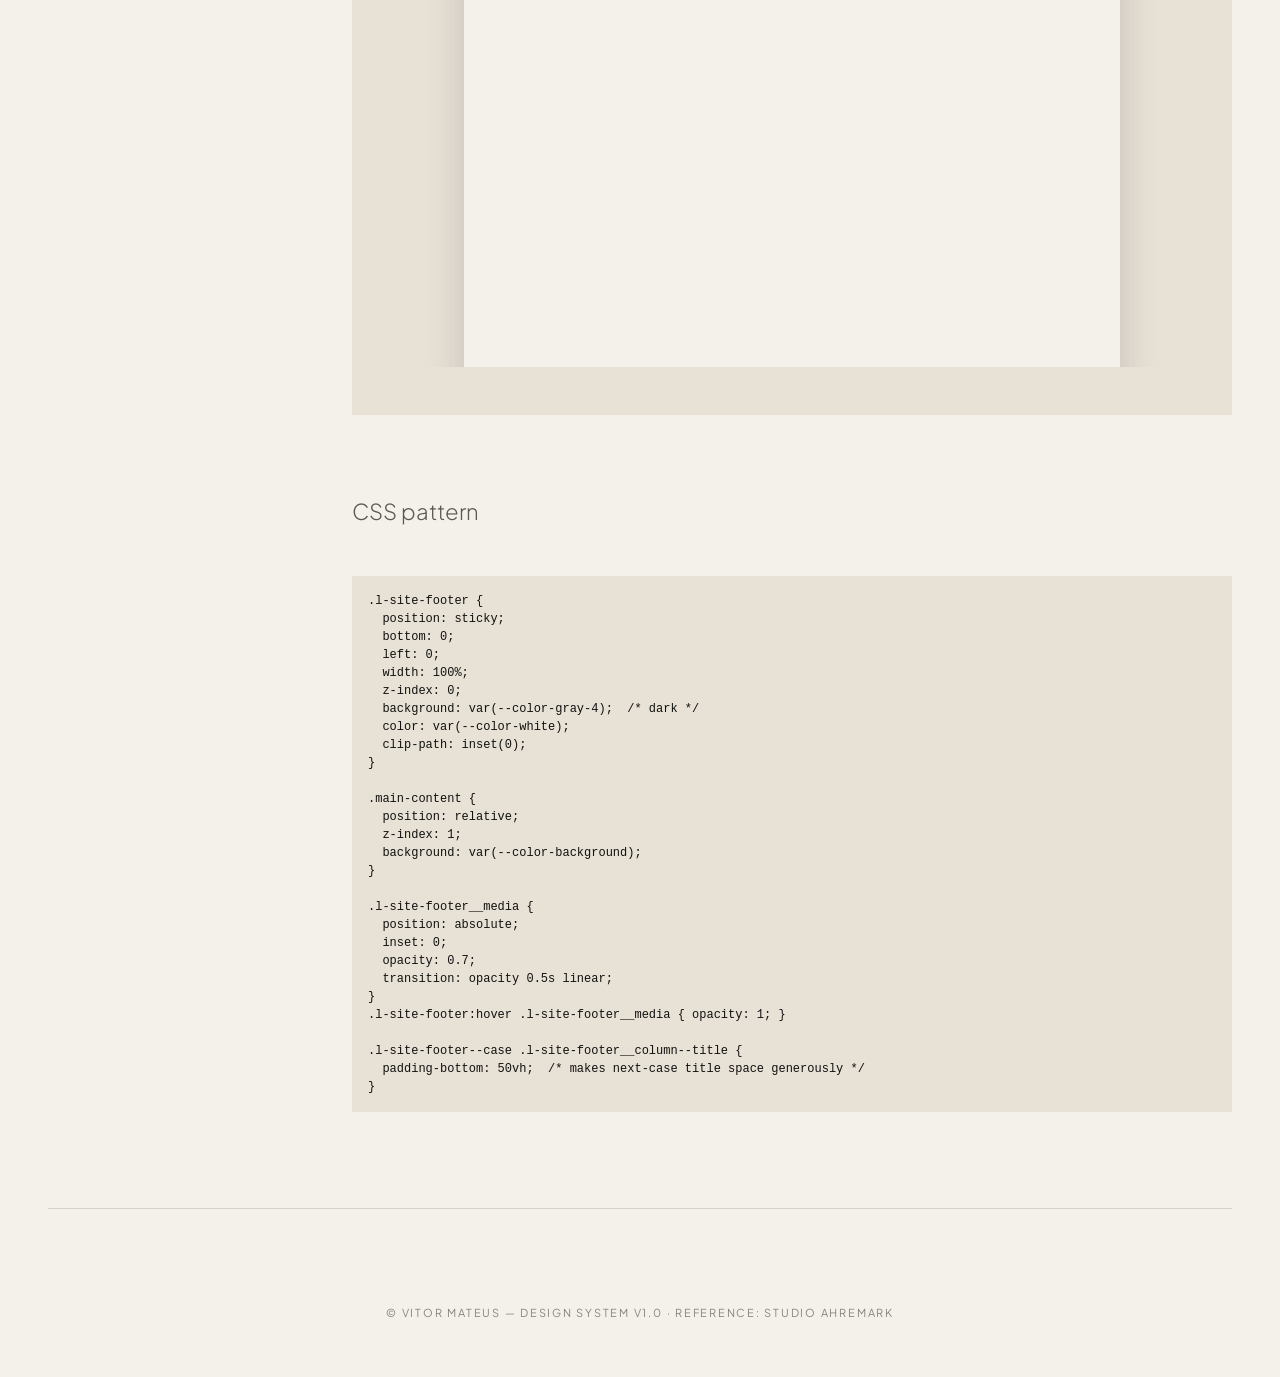
<file: _quarantine/design-system/Designsystem.html>
<!DOCTYPE html>
<html lang="pt-BR">
<head>
  <meta charset="UTF-8" />
  <meta name="viewport" content="width=device-width, initial-scale=1.0" />
  <title>Design System — Vitor Mateus (Ahremark study)</title>
  <link rel="preconnect" href="https://fonts.googleapis.com" />
  <link rel="preconnect" href="https://fonts.gstatic.com" crossorigin />
  <link href="https://fonts.googleapis.com/css2?family=Plus+Jakarta+Sans:ital,wght@0,200..800;1,200..800&display=swap" rel="stylesheet" />
  <link rel="stylesheet" href="tokens.css" />
  <style>
    *, *::before, *::after { box-sizing: border-box; }
    * { margin: 0; }

    html { scroll-behavior: smooth; }
    body {
      background: var(--color-background);
      color: var(--color-text);
      font-family: var(--font-body);
      font-size: 15px;
      line-height: 1.5;
      -webkit-font-smoothing: antialiased;
      -moz-osx-font-smoothing: grayscale;
      padding: var(--row-2) var(--row-3);
      max-width: var(--l-max-width-wide);
      margin: 0 auto;
    }

    /* ─── Page header ─── */
    .ds-hero {
      padding: var(--row-8) 0 var(--row-6);
      border-bottom: 1px solid var(--color-line-strong);
      display: grid;
      gap: var(--row-2);
    }

    .ds-eyebrow {
      font-size: 11px;
      letter-spacing: 0.18em;
      text-transform: uppercase;
      color: var(--color-muted);
      display: inline-flex;
      align-items: center;
      gap: 12px;
    }
    .ds-eyebrow::after {
      content: "";
      width: 28px;
      height: 1px;
      background: var(--color-line-strong);
    }

    .ds-title {
      font-family: var(--font-heading);
      font-size: clamp(48px, 7vw, 96px);
      font-weight: 300;
      line-height: 1;
      letter-spacing: -0.035em;
    }
    .ds-title em { color: var(--color-muted); }

    .ds-subtitle {
      font-family: var(--font-heading);
      font-style: italic;
      font-weight: 300;
      font-size: 22px;
      color: var(--color-gray-3);
      max-width: 60ch;
    }

    /* ─── TOC ─── */
    .ds-toc {
      display: flex;
      flex-wrap: wrap;
      gap: var(--row-1) var(--row-2);
      padding: var(--row-3) 0;
      border-bottom: 1px solid var(--color-line);
      position: sticky;
      top: 0;
      background: color-mix(in srgb, var(--color-background) 92%, transparent);
      backdrop-filter: blur(20px);
      -webkit-backdrop-filter: blur(20px);
      z-index: 10;
    }
    .ds-toc a {
      font-size: 11px;
      letter-spacing: 0.16em;
      text-transform: uppercase;
      color: var(--color-muted);
      text-decoration: none;
      transition: color var(--transition);
    }
    .ds-toc a:hover { color: var(--color-text); }

    /* ─── Sections ─── */
    section.ds-section {
      padding: var(--row-8) 0 var(--row-6);
      border-bottom: 1px solid var(--color-line);
      display: grid;
      grid-template-columns: 240px 1fr;
      gap: var(--row-4);
      align-items: start;
    }

    .ds-section__head { position: sticky; top: 70px; display: grid; gap: 8px; }
    .ds-section__num {
      font-size: 11px;
      letter-spacing: 0.18em;
      text-transform: uppercase;
      color: var(--color-muted);
    }
    .ds-section__title {
      font-family: var(--font-heading);
      font-size: 32px;
      font-weight: 300;
      letter-spacing: -0.02em;
      line-height: 1;
    }
    .ds-section__body { display: grid; gap: var(--row-3); }

    /* ─── Tables ─── */
    table.ds-table {
      width: 100%;
      border-collapse: collapse;
      font-size: 13px;
    }
    .ds-table th, .ds-table td {
      padding: 12px 14px;
      text-align: left;
      border-bottom: 1px solid var(--color-line);
      vertical-align: top;
    }
    .ds-table th {
      font-weight: 400;
      font-size: 11px;
      letter-spacing: 0.16em;
      text-transform: uppercase;
      color: var(--color-muted);
      border-bottom: 1px solid var(--color-line-strong);
    }
    .ds-table code {
      font-family: ui-monospace, SFMono-Regular, "SF Mono", monospace;
      font-size: 12px;
      color: var(--color-gray-3);
      background: var(--color-gray-2);
      padding: 2px 6px;
      border-radius: 3px;
    }

    /* ─── Color swatches ─── */
    .ds-swatch-grid {
      display: grid;
      grid-template-columns: repeat(auto-fit, minmax(160px, 1fr));
      gap: 14px;
    }
    .ds-swatch {
      display: grid;
      gap: 8px;
    }
    .ds-swatch__chip {
      height: 100px;
      border: 1px solid var(--color-line);
    }
    .ds-swatch__name {
      font-size: 12px;
      letter-spacing: 0.06em;
      color: var(--color-text);
    }
    .ds-swatch__hex {
      font-family: ui-monospace, SFMono-Regular, monospace;
      font-size: 11px;
      color: var(--color-muted);
    }

    /* ─── Type specimens ─── */
    .ds-spec {
      padding: 24px 0;
      border-bottom: 1px dashed var(--color-line);
    }
    .ds-spec:last-child { border-bottom: 0; }
    .ds-spec__meta {
      font-size: 11px;
      letter-spacing: 0.16em;
      text-transform: uppercase;
      color: var(--color-muted);
      margin-bottom: 16px;
      font-variant-numeric: tabular-nums;
    }
    .ds-spec__sample-h1 {
      font-family: var(--font-heading);
      font-size: var(--font-size-huge);
      line-height: var(--line-height-huge);
      font-weight: 300;
      letter-spacing: -0.035em;
    }
    .ds-spec__sample-h2 {
      font-family: var(--font-heading);
      font-size: var(--font-size-xlarge);
      line-height: var(--line-height-xlarge);
      font-weight: 300;
      letter-spacing: -0.025em;
    }
    .ds-spec__sample-h3 {
      font-family: var(--font-heading);
      font-size: var(--font-size-large);
      line-height: var(--line-height-large);
      font-weight: 300;
      letter-spacing: -0.02em;
    }
    .ds-spec__sample-h4 {
      font-family: var(--font-heading);
      font-size: var(--font-size-medium);
      line-height: var(--line-height-medium);
      font-weight: 300;
    }
    .ds-spec__sample-body {
      font-family: var(--font-body);
      font-size: var(--font-size-small);
      line-height: var(--line-height-small);
      max-width: 60ch;
    }
    .ds-spec__sample-eyebrow {
      font-family: var(--font-body);
      font-size: 11px;
      letter-spacing: 0.18em;
      text-transform: uppercase;
      color: var(--color-muted);
    }
    .ds-spec__sample-italic {
      font-family: var(--font-heading);
      font-style: italic;
      font-weight: 300;
      font-size: 32px;
      color: var(--color-gray-3);
      letter-spacing: -0.01em;
    }

    /* ─── Components preview ─── */
    .ds-component {
      background: var(--color-gray-2);
      padding: var(--row-3);
      display: grid;
      gap: var(--row-2);
    }
    .ds-component-label {
      font-size: 11px;
      letter-spacing: 0.16em;
      text-transform: uppercase;
      color: var(--color-muted);
    }

    /* Button c-button (Ahremark structure) */
    .c-button {
      --c-button-font-size: var(--font-size-small);
      --c-button-line-height: var(--line-height-small);
      --c-button-padding-tb: calc(var(--c-button-font-size) * 0.5);
      --c-button-padding-lr: calc(var(--c-button-font-size) * 2);
      --c-button-border-radius: calc((var(--c-button-font-size) + var(--line-height-small)) / 2);

      display: inline-flex;
      align-items: center;
      gap: 10px;
      padding: var(--c-button-padding-tb) var(--c-button-padding-lr);
      font-size: var(--c-button-font-size);
      line-height: var(--c-button-line-height);
      border: 1px solid var(--color-text);
      border-radius: var(--c-button-border-radius);
      color: var(--color-text);
      text-decoration: none;
      transition: background var(--transition), color var(--transition), padding var(--transition);
      cursor: pointer;
    }
    .c-button:hover {
      background: var(--color-text);
      color: var(--color-background);
      padding-left: calc(var(--c-button-padding-lr) + 6px);
      padding-right: calc(var(--c-button-padding-lr) + 6px);
    }
    .c-button--ghost { border-color: var(--color-line-strong); color: var(--color-gray-3); }

    /* List rows (work list pattern) */
    .ds-list { border-top: 1px solid var(--color-line-strong); }
    .ds-list__row {
      display: grid;
      grid-template-columns: 80px 1fr auto;
      gap: 32px;
      align-items: baseline;
      padding: 24px 0;
      border-bottom: 1px solid var(--color-line-strong);
      cursor: pointer;
      position: relative;
    }
    .ds-list__num { font-size: 11px; letter-spacing: 0.16em; color: var(--color-muted); font-variant-numeric: tabular-nums; }
    .ds-list__title {
      font-family: var(--font-heading);
      font-size: 48px;
      font-weight: 300;
      letter-spacing: -0.03em;
      line-height: 1;
      transition: font-style var(--transition), color var(--transition);
    }
    .ds-list__meta { font-size: 11px; letter-spacing: 0.16em; color: var(--color-muted); }
    .ds-list__row:hover .ds-list__title { font-style: italic; color: var(--color-gray-3); }

    /* Footer-sticky demo */
    .ds-sticky-demo {
      position: relative;
      min-height: 200vh;
      background: var(--color-gray-2);
      padding: var(--row-4);
    }
    .ds-sticky-demo__content {
      position: relative;
      z-index: 1;
      background: var(--color-background);
      padding: var(--row-3);
      margin-bottom: 50vh;
      box-shadow: var(--drop-shadow);
    }
    .ds-sticky-demo__footer {
      position: sticky;
      bottom: 0;
      left: 0;
      width: 100%;
      height: 80vh;
      background: var(--color-gray-4);
      color: var(--color-white);
      padding: var(--row-3);
      z-index: 0;
      display: grid;
      align-content: end;
      gap: 16px;
    }
    .ds-sticky-demo__footer h3 {
      font-family: var(--font-heading);
      font-size: 56px;
      font-weight: 300;
      line-height: 1;
    }

    /* Spacing visualizer */
    .ds-space-bar {
      display: grid;
      grid-template-columns: 100px 1fr auto;
      gap: 14px;
      align-items: center;
      font-size: 12px;
      padding: 8px 0;
      border-bottom: 1px dashed var(--color-line);
    }
    .ds-space-bar__name { color: var(--color-muted); font-size: 11px; letter-spacing: 0.14em; text-transform: uppercase; }
    .ds-space-bar__visual { height: 8px; background: var(--color-text); }
    .ds-space-bar__value { font-family: ui-monospace, monospace; color: var(--color-gray-3); }

    /* Easing preview */
    .ds-easing {
      position: relative;
      height: 60px;
      background: var(--color-gray-2);
      overflow: hidden;
    }
    .ds-easing__dot {
      position: absolute;
      top: 50%;
      left: 0;
      width: 14px;
      height: 14px;
      border-radius: 50%;
      background: var(--color-text);
      transform: translateY(-50%);
      animation: ds-easing-run 2.4s infinite;
    }
    .ds-easing--slow .ds-easing__dot { animation-timing-function: cubic-bezier(0.36, 0.64, 0.23, 0.94); animation-duration: 1.6s; }
    .ds-easing--curve .ds-easing__dot { animation-timing-function: cubic-bezier(1, 0, 0.29, 1); animation-duration: 1.6s; }
    @keyframes ds-easing-run {
      0%   { left: 4px; }
      45%  { left: calc(100% - 18px); }
      55%  { left: calc(100% - 18px); }
      100% { left: 4px; }
    }

    /* Mobile */
    @media (max-width: 760px) {
      section.ds-section { grid-template-columns: 1fr; }
      .ds-section__head { position: static; }
      .ds-list__row { grid-template-columns: auto 1fr; }
      .ds-list__title { grid-column: 1 / -1; font-size: 36px; }
      .ds-list__meta { grid-column: 1 / -1; }
    }
  </style>
</head>
<body>

  <!-- ═══ HERO ═══ -->
  <header class="ds-hero">
    <span class="ds-eyebrow">Design System — v1.0</span>
    <h1 class="ds-title">Vitor Mateus <em>Studio Guide.</em></h1>
    <p class="ds-subtitle">Sistema editorial extraído de <strong>Studio Ahremark</strong>. Tipografia silenciosa, ritmo de baseline, scroll choreography. Sem cantos arredondados em mídia.</p>
  </header>

  <!-- ═══ TOC ═══ -->
  <nav class="ds-toc" aria-label="Sumário">
    <a href="#foundations">(01) Foundations</a>
    <a href="#color">(02) Color</a>
    <a href="#typography">(03) Typography</a>
    <a href="#spacing">(04) Spacing</a>
    <a href="#motion">(05) Motion</a>
    <a href="#components">(06) Components</a>
    <a href="#patterns">(07) Patterns</a>
    <a href="#scroll">(08) Scroll choreography</a>
  </nav>

  <!-- ═══ 01 FOUNDATIONS ═══ -->
  <section class="ds-section" id="foundations">
    <div class="ds-section__head">
      <span class="ds-section__num">(01)</span>
      <h2 class="ds-section__title">Foundations</h2>
    </div>
    <div class="ds-section__body">
      <p style="max-width:60ch;color:var(--color-gray-3)">Ahremark builds tudo sobre <strong>baseline grid de 1rem</strong>. Toda altura, padding, line-height alinha rows. Resultado: ritmo vertical perfeito sem esforço.</p>
      <table class="ds-table">
        <thead><tr><th>Token</th><th>Valor</th><th>Uso</th></tr></thead>
        <tbody>
          <tr><td><code>--row-height</code></td><td>1rem</td><td>Unidade base de ritmo vertical</td></tr>
          <tr><td><code>--baseline-unit</code></td><td>0.25rem</td><td>Unidade de gap pequeno</td></tr>
          <tr><td><code>--l-max-width-wide</code></td><td>1440px</td><td>Largura máxima de container</td></tr>
          <tr><td><code>--l-max-width-narrow</code></td><td>720px</td><td>Largura para texto longo</td></tr>
          <tr><td><code>--site-header-height</code></td><td>calc(0.8rem + 2rem) ≈ 45px</td><td>Topbar fixa</td></tr>
        </tbody>
      </table>
    </div>
  </section>

  <!-- ═══ 02 COLOR ═══ -->
  <section class="ds-section" id="color">
    <div class="ds-section__head">
      <span class="ds-section__num">(02)</span>
      <h2 class="ds-section__title">Color</h2>
    </div>
    <div class="ds-section__body">
      <p style="max-width:60ch;color:var(--color-gray-3)">Palette warm-neutral (vs. cold gray do Ahremark). Sempre alto contraste: <code>ink</code> sobre <code>paper</code>. Dark surface invertida para about/contact dramáticos.</p>

      <div class="ds-swatch-grid">
        <div class="ds-swatch"><div class="ds-swatch__chip" style="background:#11110f"></div><span class="ds-swatch__name">ink / black</span><span class="ds-swatch__hex">#11110f</span></div>
        <div class="ds-swatch"><div class="ds-swatch__chip" style="background:#fffaf2"></div><span class="ds-swatch__name">white</span><span class="ds-swatch__hex">#fffaf2</span></div>
        <div class="ds-swatch"><div class="ds-swatch__chip" style="background:#f4f1eb"></div><span class="ds-swatch__name">paper</span><span class="ds-swatch__hex">#f4f1eb</span></div>
        <div class="ds-swatch"><div class="ds-swatch__chip" style="background:#e7e1d6"></div><span class="ds-swatch__name">paper-soft</span><span class="ds-swatch__hex">#e7e1d6</span></div>
        <div class="ds-swatch"><div class="ds-swatch__chip" style="background:#8a857b"></div><span class="ds-swatch__name">muted</span><span class="ds-swatch__hex">#8a857b</span></div>
        <div class="ds-swatch"><div class="ds-swatch__chip" style="background:#5e5950"></div><span class="ds-swatch__name">muted-2</span><span class="ds-swatch__hex">#5e5950</span></div>
        <div class="ds-swatch"><div class="ds-swatch__chip" style="background:#1c1d1e"></div><span class="ds-swatch__name">dark surface</span><span class="ds-swatch__hex">#1c1d1e</span></div>
      </div>

      <h4 style="margin-top:var(--row-2);font-family:var(--font-heading);font-weight:300;font-size:20px">Borders / Lines</h4>
      <table class="ds-table">
        <tr><td><code>--color-line</code></td><td><code>rgba(17,17,15,0.14)</code></td><td>Divisor sutil entre rows</td></tr>
        <tr><td><code>--color-line-strong</code></td><td><code>rgba(17,17,15,0.28)</code></td><td>Topo/base de section</td></tr>
      </table>
    </div>
  </section>

  <!-- ═══ 03 TYPOGRAPHY ═══ -->
  <section class="ds-section" id="typography">
    <div class="ds-section__head">
      <span class="ds-section__num">(03)</span>
      <h2 class="ds-section__title">Typography</h2>
    </div>
    <div class="ds-section__body">
      <p style="max-width:60ch;color:var(--color-gray-3)">Dois tipos. <strong>Fraunces</strong> (serif variable) substitui Ahremark "Plain" para tudo display + italic accents. <strong>Host Grotesk</strong> para UI/meta. Headings sempre <code>font-weight: 300</code>.</p>

      <h4 style="margin-top:var(--row-2);font-family:var(--font-heading);font-weight:300;font-size:22px;color:var(--color-gray-3)">Escala (rem, alinhada a baseline)</h4>
      <table class="ds-table">
        <thead><tr><th>Token</th><th>Mobile</th><th>Desktop ≥768</th><th>Uso</th></tr></thead>
        <tbody>
          <tr><td><code>--font-size-tiny</code></td><td>0.9rem</td><td>0.9rem</td><td>Body small / caption</td></tr>
          <tr><td><code>--font-size-small</code></td><td>0.9rem</td><td>0.9rem</td><td>Body principal</td></tr>
          <tr><td><code>--font-size-medium</code></td><td>1.75rem</td><td>1.75rem</td><td>H4</td></tr>
          <tr><td><code>--font-size-large</code></td><td>3rem</td><td>3rem</td><td>H3</td></tr>
          <tr><td><code>--font-size-xlarge</code></td><td>1.75rem</td><td>3.75rem</td><td>H2</td></tr>
          <tr><td><code>--font-size-huge</code></td><td>2.75rem</td><td>4.25rem</td><td>H1 — hero</td></tr>
        </tbody>
      </table>

      <h4 style="margin-top:var(--row-2);font-family:var(--font-heading);font-weight:300;font-size:22px;color:var(--color-gray-3)">Specimens</h4>

      <div class="ds-spec">
        <div class="ds-spec__meta">H1 — var(--font-size-huge) — Fraunces 300</div>
        <p class="ds-spec__sample-h1">Precisão na luz, <em style="font-style:italic;color:var(--color-muted)">presença na imagem.</em></p>
      </div>
      <div class="ds-spec">
        <div class="ds-spec__meta">H2 — var(--font-size-xlarge) — Fraunces 300</div>
        <p class="ds-spec__sample-h2">Quatro territórios, uma mesma direção visual.</p>
      </div>
      <div class="ds-spec">
        <div class="ds-spec__meta">H3 — var(--font-size-large) — Fraunces 300</div>
        <p class="ds-spec__sample-h3">Arquitetura</p>
      </div>
      <div class="ds-spec">
        <div class="ds-spec__meta">H4 — var(--font-size-medium) — Fraunces 300</div>
        <p class="ds-spec__sample-h4">Casa Linha</p>
      </div>
      <div class="ds-spec">
        <div class="ds-spec__meta">Italic accent — 32px Fraunces italic 300</div>
        <p class="ds-spec__sample-italic">Estúdio independente, Brasil.</p>
      </div>
      <div class="ds-spec">
        <div class="ds-spec__meta">Body — var(--font-size-small) — Host Grotesk 400</div>
        <p class="ds-spec__sample-body">Direção visual para marcas, espaços e pessoas. A proposta é tratar cada categoria como um ensaio, com ritmo de edição, escala e pausas visuais.</p>
      </div>
      <div class="ds-spec">
        <div class="ds-spec__meta">Eyebrow — 11px tracked 0.18em uppercase Host Grotesk</div>
        <span class="ds-spec__sample-eyebrow">(01) — Estúdio</span>
      </div>
    </div>
  </section>

  <!-- ═══ 04 SPACING ═══ -->
  <section class="ds-section" id="spacing">
    <div class="ds-section__head">
      <span class="ds-section__num">(04)</span>
      <h2 class="ds-section__title">Spacing</h2>
    </div>
    <div class="ds-section__body">
      <p style="max-width:60ch;color:var(--color-gray-3)">Escala 4-based: <code>1·2·4·6·8·16·32</code> × <code>--baseline-unit</code> (0.25rem). Tudo aderente a row grid.</p>
      <div>
        <div class="ds-space-bar"><span class="ds-space-bar__name">gap-nano</span><span class="ds-space-bar__visual" style="width:4px"></span><span class="ds-space-bar__value">4px</span></div>
        <div class="ds-space-bar"><span class="ds-space-bar__name">gap-micro</span><span class="ds-space-bar__visual" style="width:8px"></span><span class="ds-space-bar__value">8px</span></div>
        <div class="ds-space-bar"><span class="ds-space-bar__name">gap-tiny</span><span class="ds-space-bar__visual" style="width:16px"></span><span class="ds-space-bar__value">16px</span></div>
        <div class="ds-space-bar"><span class="ds-space-bar__name">gap-small</span><span class="ds-space-bar__visual" style="width:24px"></span><span class="ds-space-bar__value">24px</span></div>
        <div class="ds-space-bar"><span class="ds-space-bar__name">gap</span><span class="ds-space-bar__visual" style="width:32px"></span><span class="ds-space-bar__value">32px</span></div>
        <div class="ds-space-bar"><span class="ds-space-bar__name">gap-large</span><span class="ds-space-bar__visual" style="width:64px"></span><span class="ds-space-bar__value">64px</span></div>
        <div class="ds-space-bar"><span class="ds-space-bar__name">gap-huge</span><span class="ds-space-bar__visual" style="width:128px"></span><span class="ds-space-bar__value">128px</span></div>
      </div>

      <h4 style="margin-top:var(--row-2);font-family:var(--font-heading);font-weight:300;font-size:22px;color:var(--color-gray-3)">Row rhythm</h4>
      <table class="ds-table">
        <tr><td><code>--row-1</code></td><td>1rem  / 16px</td></tr>
        <tr><td><code>--row-2</code></td><td>2rem  / 32px</td></tr>
        <tr><td><code>--row-3</code></td><td>3rem  / 48px</td></tr>
        <tr><td><code>--row-4</code></td><td>4rem  / 64px  <span style="color:var(--color-muted)">— gap-section mobile</span></td></tr>
        <tr><td><code>--row-6</code></td><td>6rem  / 96px  <span style="color:var(--color-muted)">— gap-section desktop</span></td></tr>
        <tr><td><code>--row-8</code></td><td>8rem  / 128px</td></tr>
        <tr><td><code>--row-12</code></td><td>12rem / 192px</td></tr>
      </table>
    </div>
  </section>

  <!-- ═══ 05 MOTION ═══ -->
  <section class="ds-section" id="motion">
    <div class="ds-section__head">
      <span class="ds-section__num">(05)</span>
      <h2 class="ds-section__title">Motion</h2>
    </div>
    <div class="ds-section__body">
      <p style="max-width:60ch;color:var(--color-gray-3)">Duas easings principais. <code>--transition</code> para hovers/states. <code>--transition-curve</code> para movimento amplo (sticky reveals, page transitions).</p>

      <table class="ds-table">
        <thead><tr><th>Token</th><th>Curva</th><th>Duração</th></tr></thead>
        <tbody>
          <tr><td><code>--transition-quick</code></td><td>ease-in-out</td><td>0.1s</td></tr>
          <tr><td><code>--transition</code></td><td>cubic-bezier(0.36, 0.64, 0.23, 0.94)</td><td>0.4s</td></tr>
          <tr><td><code>--transition-slow</code></td><td>cubic-bezier(0.36, 0.64, 0.23, 0.94)</td><td>0.8s</td></tr>
          <tr><td><code>--transition-curve</code></td><td>cubic-bezier(1, 0, 0.29, 1)</td><td>0.4s</td></tr>
          <tr><td><code>--transition-curve-slow</code></td><td>cubic-bezier(1, 0, 0.29, 1)</td><td>0.8s</td></tr>
        </tbody>
      </table>

      <h4 style="font-family:var(--font-heading);font-weight:300;font-size:22px;color:var(--color-gray-3)">Preview</h4>
      <div>
        <div class="ds-component-label">--transition-slow · cubic-bezier(0.36, 0.64, 0.23, 0.94)</div>
        <div class="ds-easing ds-easing--slow"><span class="ds-easing__dot"></span></div>
      </div>
      <div>
        <div class="ds-component-label">--transition-curve-slow · cubic-bezier(1, 0, 0.29, 1)</div>
        <div class="ds-easing ds-easing--curve"><span class="ds-easing__dot"></span></div>
      </div>
    </div>
  </section>

  <!-- ═══ 06 COMPONENTS ═══ -->
  <section class="ds-section" id="components">
    <div class="ds-section__head">
      <span class="ds-section__num">(06)</span>
      <h2 class="ds-section__title">Components</h2>
    </div>
    <div class="ds-section__body">

      <div class="ds-component">
        <span class="ds-component-label">c-button — primary</span>
        <div style="display:flex;gap:16px;flex-wrap:wrap;align-items:center">
          <a class="c-button" href="#">Get in touch <span>→</span></a>
          <a class="c-button c-button--ghost" href="#">Ver projetos</a>
        </div>
      </div>

      <div class="ds-component">
        <span class="ds-component-label">c-list / work-row — editorial index</span>
        <div class="ds-list">
          <div class="ds-list__row">
            <span class="ds-list__num">01 / 04</span>
            <span class="ds-list__title">Arquitetura</span>
            <span class="ds-list__meta">3 projetos</span>
          </div>
          <div class="ds-list__row">
            <span class="ds-list__num">02 / 04</span>
            <span class="ds-list__title">Gastronomia</span>
            <span class="ds-list__meta">4 projetos</span>
          </div>
          <div class="ds-list__row">
            <span class="ds-list__num">03 / 04</span>
            <span class="ds-list__title">Retratos</span>
            <span class="ds-list__meta">3 séries</span>
          </div>
        </div>
      </div>

      <div class="ds-component">
        <span class="ds-component-label">Eyebrow numbered (section kicker)</span>
        <div style="display:flex;gap:32px;flex-wrap:wrap">
          <span class="ds-eyebrow">(01) — Estúdio</span>
          <span class="ds-eyebrow">(02) — Trabalhos</span>
          <span class="ds-eyebrow">(03) — Sobre</span>
          <span class="ds-eyebrow">(04) — Contato</span>
        </div>
      </div>

    </div>
  </section>

  <!-- ═══ 07 PATTERNS ═══ -->
  <section class="ds-section" id="patterns">
    <div class="ds-section__head">
      <span class="ds-section__num">(07)</span>
      <h2 class="ds-section__title">Patterns</h2>
    </div>
    <div class="ds-section__body">
      <p style="max-width:60ch;color:var(--color-gray-3)">Estruturas reutilizáveis. Ver <code>patterns.md</code> para regras de uso completas.</p>
      <ul style="display:grid;gap:14px;color:var(--color-gray-3);max-width:60ch">
        <li><strong>Section header</strong> — eyebrow numerado <code>(NN) — Label</code> + título serif italic 32px</li>
        <li><strong>2-col with sticky aside</strong> — esquerda sticky 0.32fr / direita scroll 1fr</li>
        <li><strong>Editorial work list</strong> — rows 80px-1fr-auto. Hover: title vira italic, underline 760ms</li>
        <li><strong>Numbered nav modal</strong> — full-screen menu items Fraunces 300 grandes, com numbering</li>
        <li><strong>Page transition curtain</strong> — overlay ink desce do bottom em 600ms ao trocar página</li>
      </ul>
    </div>
  </section>

  <!-- ═══ 08 SCROLL CHOREOGRAPHY ═══ -->
  <section class="ds-section" id="scroll">
    <div class="ds-section__head">
      <span class="ds-section__num">(08)</span>
      <h2 class="ds-section__title">Scroll choreography</h2>
    </div>
    <div class="ds-section__body">
      <p style="max-width:60ch;color:var(--color-gray-3)">Truque-mestre Ahremark: <strong>footer sticky com bottom: 0, z-index: 0</strong>. Main content rola por cima. Próximo case é revelado dentro do footer conforme scroll chega ao fim. Hover intensifica media opacity 0.7 → 1.</p>

      <div class="ds-component">
        <span class="ds-component-label">Demo: footer sticky reveal (scroll dentro do bloco)</span>
        <div class="ds-sticky-demo" style="overflow:auto;max-height:560px">
          <div class="ds-sticky-demo__footer">
            <small style="opacity:.5;letter-spacing:.16em;text-transform:uppercase;font-size:11px">(Próximo)</small>
            <h3>Gastronomia →</h3>
          </div>
          <div class="ds-sticky-demo__content">
            <h4 style="font-family:var(--font-heading);font-weight:300;font-size:32px;margin-bottom:16px">Casa Linha</h4>
            <p style="max-width:60ch;line-height:1.6">Continue scrollando dentro deste container. Conteúdo principal sobe e o footer com próximo case emerge atrás. Hovering o footer revela imagem mais intensa.</p>
            <p style="margin-top:120vh;color:var(--color-muted)">Fim do conteúdo. Footer aparece total.</p>
          </div>
        </div>
      </div>

      <h4 style="margin-top:var(--row-2);font-family:var(--font-heading);font-weight:300;font-size:22px;color:var(--color-gray-3)">CSS pattern</h4>
      <pre style="background:var(--color-gray-2);padding:16px;overflow:auto;font-size:12px;font-family:ui-monospace,monospace;line-height:1.5"><code>.l-site-footer {
  position: sticky;
  bottom: 0;
  left: 0;
  width: 100%;
  z-index: 0;
  background: var(--color-gray-4);  /* dark */
  color: var(--color-white);
  clip-path: inset(0);
}

.main-content {
  position: relative;
  z-index: 1;
  background: var(--color-background);
}

.l-site-footer__media {
  position: absolute;
  inset: 0;
  opacity: 0.7;
  transition: opacity 0.5s linear;
}
.l-site-footer:hover .l-site-footer__media { opacity: 1; }

.l-site-footer--case .l-site-footer__column--title {
  padding-bottom: 50vh;  /* makes next-case title space generously */
}</code></pre>
    </div>
  </section>

  <footer style="padding:var(--row-6) 0 var(--row-3);text-align:center;color:var(--color-muted);font-size:11px;letter-spacing:.16em;text-transform:uppercase">
    © Vitor Mateus — Design System v1.0 · Reference: Studio Ahremark
  </footer>

</body>
</html>
</file>
<file: assets/category-page.css>
:root {
  --ink: #11110f;
  --paper: #ffffff;
  --paper-soft: #f5f5f5;
  --muted: #8a857b;
  --muted-2: #5e5950;
  --line: rgba(17, 17, 15, 0.12);
  --line-strong: rgba(17, 17, 15, 0.24);
  --white: #ffffff;
  --sans: "Plus Jakarta Sans", "Helvetica Neue", Arial, sans-serif;
  --serif: "Plus Jakarta Sans", "Helvetica Neue", Arial, sans-serif;
  --display: "Plus Jakarta Sans", "Helvetica Neue", Arial, sans-serif;
  --body: "Plus Jakarta Sans", "Helvetica Neue", Arial, sans-serif;
  --side: clamp(24px, 5vw, 88px);
  --max: 1440px;
  --topbar-h: 56px;
}

*, *::before, *::after { box-sizing: border-box; }

html {
  scroll-behavior: smooth;
  background: var(--paper);
}

body {
  margin: 0;
  min-height: 100vh;
  background: var(--paper);
  color: var(--ink);
  font-family: var(--body);
  font-size: 15px;
  line-height: 1.45;
  text-rendering: geometricPrecision;
  overflow-x: hidden;
}

img, video { display: block; width: 100%; }
a { color: inherit; text-decoration: none; }
button { font: inherit; color: inherit; }

/* ─── SPA category transition ─── */
#cat-main {
  transition: opacity 220ms ease, transform 220ms ease;
}
#cat-main.is-leaving {
  opacity: 0;
  transform: translateY(8px);
  pointer-events: none;
}
#cat-main.is-entering {
  opacity: 0;
  transform: translateY(-8px);
}

::selection { background: var(--ink); color: var(--paper); }

/* ─── Page Transition ─── */
.page-transition {
  position: fixed;
  inset: 0;
  z-index: 500;
  background: var(--ink);
  transform: translateY(100%);
  pointer-events: none;
}

.page-transition.is-entering {
  animation: curtain-in 600ms cubic-bezier(.76, 0, .24, 1) forwards;
}

@keyframes curtain-in {
  from { transform: translateY(100%); }
  to   { transform: translateY(0%); }
}

/* ─── Topbar ─── */
.topbar {
  position: fixed;
  top: 0; left: 0; right: 0;
  z-index: 40;
  height: var(--topbar-h);
  display: grid;
  grid-template-columns: auto 1fr auto;
  gap: 24px;
  align-items: center;
  padding: 0 var(--side);
  background: color-mix(in srgb, var(--paper) 88%, transparent);
  border-bottom: 1px solid var(--line);
  backdrop-filter: blur(20px);
  -webkit-backdrop-filter: blur(20px);
}

.topbar__link,
.topbar__home,
.eyebrow {
  font-size: 11px;
  letter-spacing: 0.16em;
  line-height: 1;
  text-transform: uppercase;
}

.topbar__brand {
  white-space: nowrap;
  font-family: var(--sans);
  font-size: 15px;
  font-weight: 500;
  letter-spacing: -0.005em;
  line-height: 1;
}

.topbar__nav {
  display: flex;
  justify-content: center;
  gap: clamp(14px, 2.4vw, 40px);
}

.topbar__link,
.topbar__home {
  position: relative;
  color: var(--muted);
  transition: color 180ms ease;
  white-space: nowrap;
}

.topbar__link::after,
.topbar__home::after {
  content: "";
  position: absolute;
  left: 0; right: 0;
  bottom: -4px;
  height: 1px;
  background: currentColor;
  transform: scaleX(0);
  transform-origin: left;
  transition: transform 260ms cubic-bezier(.76, 0, .24, 1);
}

.topbar__link:hover,
.topbar__link.is-current,
.topbar__home:hover { color: var(--ink); }

.topbar__link:hover::after,
.topbar__link.is-current::after,
.topbar__home:hover::after { transform: scaleX(1); }

.topbar__link.is-current { color: var(--ink); }

/* ─── Top header — minimal ─── */
.cat-header {
  display: flex;
  align-items: baseline;
  justify-content: space-between;
  gap: 24px;
  padding: calc(var(--topbar-h) + clamp(48px, 6vw, 88px)) clamp(28px, 4vw, 64px) clamp(36px, 4vw, 56px);
  border-bottom: 1px solid var(--line);
}

.eyebrow {
  margin: 0;
  color: var(--muted);
}

.cat-title {
  margin: 0;
  font-family: var(--sans);
  font-size: clamp(32px, 3.4vw, 52px);
  font-weight: 300;
  line-height: 1;
  letter-spacing: -0.025em;
}

/* ─── Layout — full-width stack ─── */
.cat-layout {
  display: block;
}

/* ─── Featured Works Grid (OH Architecture style) ─── */
.cat-stack {
  display: grid;
  grid-template-columns: repeat(2, minmax(0, 1fr));
  gap: clamp(80px, 8vw, 140px) clamp(36px, 4vw, 72px);
  padding: clamp(60px, 7vw, 110px) clamp(28px, 4vw, 64px) 0;
  max-width: var(--max);
  margin: 0 auto;
}

.cat-card {
  position: relative;
  display: flex;
  flex-direction: column;
  gap: 18px;
  text-decoration: none;
  cursor: pointer;
  opacity: 0;
  transform: translateY(40px);
  transition: opacity 800ms ease, transform 900ms cubic-bezier(.2,.7,.2,1);
}

.cat-card.is-visible {
  opacity: 1;
  transform: translateY(0);
}


/* Image — landscape 16:10 */
.cat-card__media {
  position: relative;
  overflow: hidden;
  background: var(--paper-soft);
  aspect-ratio: 5 / 4;
}

.cat-card__media img {
  position: absolute;
  inset: 0;
  width: 100%;
  height: 100%;
  object-fit: cover;
  filter: saturate(0.96);
  transition: opacity 500ms cubic-bezier(.4, 0, .2, 1);
}

.cat-card__media img[data-layer="base"] { opacity: 1; z-index: 1; }
.cat-card__media img[data-layer="swap"] { opacity: 0; z-index: 2; }

.cat-card.is-swapped .cat-card__media img[data-layer="base"] { opacity: 0; }
.cat-card.is-swapped .cat-card__media img[data-layer="swap"] { opacity: 1; }

/* Caption row: title + meta on the same line, flush with image */
.cat-card__caption {
  display: flex;
  align-items: baseline;
  flex-wrap: wrap;
  gap: 12px 24px;
  padding: 0;
}

.cat-card__title {
  margin: 0;
  font-family: var(--sans);
  font-size: clamp(20px, 1.6vw, 26px);
  font-weight: 400;
  line-height: 1.1;
  letter-spacing: -0.015em;
  color: var(--ink);
}

.cat-card__meta {
  display: flex;
  flex-wrap: wrap;
  align-items: center;
  gap: 14px;
  font-size: 11px;
  letter-spacing: 0.14em;
  text-transform: uppercase;
  color: var(--muted);
}

.cat-card__meta span {
  display: inline-flex;
  align-items: center;
  gap: 14px;
}

.cat-card__meta span:not(:last-child)::after {
  content: "";
  width: 4px;
  height: 4px;
  background: var(--muted);
  border-radius: 50%;
  opacity: 0.5;
}


/* Closing flourish at bottom of stack */
.cat-stack__end {
  grid-column: 1 / -1;
  display: grid;
  place-items: center;
  padding: clamp(80px, 9vw, 140px) clamp(20px, 4vw, 64px) clamp(50px, 6vw, 80px);
  text-align: center;
  color: var(--muted);
  border-top: 1px solid var(--line);
  margin-top: clamp(60px, 7vw, 100px);
}

.cat-stack__end p {
  margin: 0 0 18px;
  font-size: 11px;
  letter-spacing: 0.14em;
  text-transform: uppercase;
}

.cat-stack__end a {
  font-family: var(--display);
  font-size: clamp(24px, 2.4vw, 36px);
  font-weight: 500;
  letter-spacing: -0.025em;
  color: var(--ink);
  border-bottom: 1px solid var(--ink);
  padding-bottom: 4px;
}

/* ─── Reveal on init ─── */
.reveal-init {
  opacity: 0;
  transform: translateY(20px);
  transition: opacity 700ms ease, transform 700ms cubic-bezier(.2,.7,.2,1);
}
.reveal-init.is-visible {
  opacity: 1;
  transform: translateY(0);
}

/* ─── Responsive ─── */
@media (max-width: 1080px) {
  .cat-stack {
    padding: clamp(50px, 6vw, 80px) clamp(20px, 4vw, 40px) 0;
    gap: clamp(60px, 7vw, 100px) clamp(24px, 3vw, 40px);
  }

}

@media (max-width: 760px) {
  .topbar { grid-template-columns: 1fr auto; }
  .topbar__nav { display: none; }

  .cat-header {
    flex-direction: column;
    align-items: flex-start;
    gap: 12px;
    padding: calc(var(--topbar-h) + 40px) var(--side) 30px;
  }

  .cat-stack {
    grid-template-columns: 1fr;
    gap: clamp(50px, 8vw, 80px);
    padding: clamp(40px, 6vw, 60px) var(--side) 0;
  }

  .cat-card__media { aspect-ratio: 5 / 4; }

  .cat-card__title {
    font-size: clamp(18px, 4.5vw, 22px);
  }
}

@media (prefers-reduced-motion: reduce) {
  html { scroll-behavior: auto; }
  *, *::before, *::after {
    animation-duration: 1ms !important;
    animation-iteration-count: 1 !important;
    transition-duration: 1ms !important;
  }
  .cat-card { opacity: 1; transform: none; }
}
</file>
<file: assets/project-page.css>
:root {
  --ink: #11110f;
  --paper: #ffffff;
  --paper-soft: #f7f7f7;
  --muted: #8a857b;
  --muted-2: #5e5950;
  --line: rgba(17, 17, 15, 0.10);
  --line-strong: rgba(17, 17, 15, 0.20);
  --white: #ffffff;
  --sans: "Plus Jakarta Sans", "Helvetica Neue", Arial, sans-serif;
  --serif: "Plus Jakarta Sans", "Helvetica Neue", Arial, sans-serif;
  --display: "Plus Jakarta Sans", "Helvetica Neue", Arial, sans-serif;
  --body: "Plus Jakarta Sans", "Helvetica Neue", Arial, sans-serif;
  --side: clamp(24px, 5vw, 88px);
  --max: 1440px;
  --topbar-h: 56px;
}

*, *::before, *::after { box-sizing: border-box; }

html {
  scroll-behavior: smooth;
  background: var(--ink);
}

body {
  margin: 0;
  min-height: 100vh;
  background: var(--paper);
  color: var(--ink);
  font-family: var(--body);
  font-size: 15px;
  line-height: 1.45;
  text-rendering: geometricPrecision;
  overflow-x: hidden;
}

img, video { display: block; width: 100%; }
a { color: inherit; text-decoration: none; }
button { font: inherit; color: inherit; }

::selection { background: var(--ink); color: var(--paper); }

/* ─── Page Transition ─── */
.page-transition {
  position: fixed;
  inset: 0;
  z-index: 500;
  background: var(--ink);
  transform: translateY(100%);
  pointer-events: none;
}

.page-transition.is-entering {
  animation: curtain-in 600ms cubic-bezier(.76, 0, .24, 1) forwards;
}

@keyframes curtain-in {
  from { transform: translateY(100%); }
  to   { transform: translateY(0%); }
}

/* ─── Topbar ─── */
.page { max-width: var(--max); margin: 0 auto; }

.topbar {
  position: fixed;
  top: 0; left: 0; right: 0;
  z-index: 40;
  height: var(--topbar-h);
  display: grid;
  grid-template-columns: auto 1fr auto;
  gap: 24px;
  align-items: center;
  padding: 0 var(--side);
  background: color-mix(in srgb, var(--paper) 88%, transparent);
  border-bottom: 1px solid var(--line);
  backdrop-filter: blur(20px);
  -webkit-backdrop-filter: blur(20px);
}

.topbar__nav,
.topbar__back,
.eyebrow,
.technical-sheet dt {
  font-size: 11px;
  letter-spacing: 0.16em;
  line-height: 1;
  text-transform: uppercase;
}

.topbar__brand {
  white-space: nowrap;
  font-family: var(--sans);
  font-size: 15px;
  font-weight: 500;
  letter-spacing: -0.005em;
  line-height: 1;
}

.topbar__nav {
  display: flex;
  justify-content: center;
  gap: clamp(14px, 2.4vw, 40px);
  color: var(--muted);
}

.topbar__nav a,
.topbar__back {
  position: relative;
  color: var(--muted);
  transition: color 180ms ease;
  white-space: nowrap;
}

.topbar__nav a::after,
.topbar__back::after {
  content: "";
  position: absolute;
  left: 0; right: 0;
  bottom: -4px;
  height: 1px;
  background: currentColor;
  transform: scaleX(0);
  transform-origin: left;
  transition: transform 260ms cubic-bezier(.76, 0, .24, 1);
}

.topbar__nav a:hover,
.topbar__back:hover { color: var(--ink); }
.topbar__nav a:hover::after,
.topbar__back:hover::after { transform: scaleX(1); }

/* ─── Project Hero ─── */
.project-hero {
  display: grid;
  grid-template-columns: minmax(0, 1fr) minmax(260px, 0.5fr);
  gap: clamp(28px, 4vw, 72px);
  align-items: end;
  padding: calc(var(--topbar-h) + clamp(32px, 4vw, 56px)) var(--side) clamp(28px, 3.5vw, 48px);
}

.project-hero__title {
  display: grid;
  gap: 20px;
  align-content: end;
}

.eyebrow {
  margin: 0;
  color: var(--muted);
}

.project-hero h1 {
  margin: 0;
  font-family: var(--sans);
  font-size: clamp(48px, 6vw, 96px);
  font-weight: 300;
  line-height: 0.96;
  letter-spacing: -0.035em;
}

.project-hero__desc {
  max-width: 40ch;
  margin: 0;
  color: var(--muted);
  font-size: clamp(15px, 1.2vw, 18px);
  line-height: 1.65;
}

/* Technical sheet */
.technical-sheet {
  display: grid;
  gap: 0;
  margin: 0;
  align-content: end;
}

.technical-sheet div {
  padding: 14px 0;
  border-top: 1px solid var(--line);
  display: grid;
  grid-template-columns: 100px 1fr;
  gap: 12px;
  align-items: baseline;
}

.technical-sheet div:last-child { border-bottom: 1px solid var(--line); }

.technical-sheet dt {
  margin: 0;
  color: var(--muted);
}

.technical-sheet dd {
  margin: 0;
  font-size: 15px;
}

/* ─── Gallery Grid ─── */
.gallery {
  display: grid;
  grid-template-columns: repeat(12, minmax(0, 1fr));
  gap: 6px;
  padding: 6px var(--side) clamp(72px, 9vw, 130px);
}

.gallery__item {
  grid-column: span 4;
  aspect-ratio: 4 / 5;
  overflow: hidden;
  padding: 0;
  border: 0;
  background: #fafafa;
  cursor: zoom-in;
  display: block;
  position: relative;
}

.gallery__item--wide {
  grid-column: span 8;
  aspect-ratio: 16 / 10;
}

.gallery__item--full {
  grid-column: 1 / -1;
  aspect-ratio: 21 / 9;
}

.gallery__item--tall {
  grid-column: span 4;
  grid-row: span 2;
  aspect-ratio: auto;
}

.gallery__item--half {
  grid-column: span 6;
  aspect-ratio: 4 / 3;
}

.gallery__item img,
.gallery__item video {
  height: 100%;
  width: 100%;
  object-fit: contain;
  transition: transform 700ms cubic-bezier(.2,.7,.2,1), filter 400ms ease;
}

.gallery__item:hover img,
.gallery__item:hover video {
  transform: scale(1.02);
  filter: brightness(0.93);
}

/* ─── Next Project ─── */
.next-project {
  position: relative;
  display: grid;
  align-items: center;
  min-height: clamp(360px, 52vh, 620px);
  padding: clamp(48px, 10vw, 120px) var(--side);
  background: var(--ink);
  color: var(--white);
  overflow: hidden;
  isolation: isolate;
}

.next-project__bg {
  position: absolute;
  inset: 0;
  z-index: -2;
  height: 100%;
  width: 100%;
  object-fit: cover;
  filter: saturate(.85) brightness(.5);
  transform: scale(1.05);
  transition: transform 900ms cubic-bezier(.2,.7,.2,1), filter 600ms ease;
}

.next-project::after {
  content: "";
  position: absolute;
  inset: 0;
  z-index: -1;
  background: linear-gradient(180deg, rgba(0,0,0,.3), rgba(0,0,0,.55));
  pointer-events: none;
}

.next-project:hover .next-project__bg {
  transform: scale(1);
  filter: saturate(.95) brightness(.6);
}

.next-project__inner {
  display: grid;
  gap: clamp(16px, 2vw, 28px);
  justify-items: start;
  max-width: var(--max);
}

.next-project__inner .eyebrow { color: rgba(255, 250, 242, 0.7); }

.next-project__title {
  margin: 0;
  font-family: var(--sans);
  font-size: clamp(48px, 7vw, 120px);
  font-weight: 300;
  line-height: 0.96;
  letter-spacing: -0.035em;
}

.next-project__cue {
  color: rgba(255, 250, 242, 0.8);
  transition: transform 260ms ease, color 200ms ease;
}

.next-project:hover .next-project__cue {
  color: var(--white);
  transform: translateX(6px);
}

/* ─── Lightbox ─── */
.lightbox {
  position: fixed;
  inset: 0;
  z-index: 100;
  display: grid;
  place-items: center;
  padding: clamp(20px, 4vw, 60px);
  background: rgba(8, 8, 7, 0.96);
  opacity: 0;
  pointer-events: none;
  transition: opacity 280ms ease;
}

.lightbox.is-open {
  opacity: 1;
  pointer-events: auto;
}

.lightbox__media {
  max-width: min(96vw, 1600px);
  max-height: 90svh;
  display: grid;
  place-items: center;
}

.lightbox__media img,
.lightbox__media video {
  max-width: 100%;
  max-height: 90svh;
  object-fit: contain;
  box-shadow: 0 40px 120px rgba(0,0,0,0.5);
}

.lightbox__close {
  position: absolute;
  top: 20px;
  right: var(--side);
  border: 0;
  background: transparent;
  color: rgba(255, 250, 242, 0.5);
  cursor: pointer;
  font-size: 11px;
  letter-spacing: 0.13em;
  text-transform: uppercase;
  transition: color 180ms ease;
}

.lightbox__close:hover { color: var(--white); }

/* Count indicator */
.lightbox__count {
  position: absolute;
  bottom: 20px;
  left: var(--side);
  color: rgba(255, 250, 242, 0.4);
  font-size: 11px;
  letter-spacing: 0.1em;
  text-transform: uppercase;
}

/* Lightbox nav arrows */
.lightbox__prev,
.lightbox__next {
  position: absolute;
  top: 50%;
  transform: translateY(-50%);
  border: 0;
  background: transparent;
  color: rgba(255, 250, 242, 0.4);
  cursor: pointer;
  font-size: 22px;
  padding: 20px;
  transition: color 180ms ease;
}

.lightbox__prev { left: clamp(8px, 2vw, 28px); }
.lightbox__next { right: clamp(8px, 2vw, 28px); }
.lightbox__prev:hover,
.lightbox__next:hover { color: var(--white); }

/* ─── Not found ─── */
.not-found {
  min-height: 100svh;
  display: grid;
  place-content: center;
  gap: 16px;
  text-align: center;
}

/* ─── Responsive ─── */
@media (max-width: 1080px) {
  .project-hero {
    grid-template-columns: 1fr 1fr;
  }

  .project-hero__title {
    grid-column: 1 / -1;
  }

  .gallery__item--wide { grid-column: span 8; }
  .gallery__item--tall { grid-column: span 4; }
  .gallery__item--full { grid-column: 1 / -1; }
  .gallery__item--half { grid-column: span 6; }
}

@media (max-width: 760px) {
  .topbar { grid-template-columns: 1fr auto; }
  .topbar__nav { display: none; }

  .project-hero {
    grid-template-columns: 1fr;
    min-height: auto;
    padding-top: calc(var(--topbar-h) + 40px);
  }

  .project-hero h1 { font-size: clamp(52px, 16vw, 96px); }

  .gallery {
    grid-template-columns: 1fr;
    gap: 4px;
    padding: 4px var(--side) clamp(60px, 8vw, 100px);
  }

  .gallery__item,
  .gallery__item--wide,
  .gallery__item--full,
  .gallery__item--tall,
  .gallery__item--half {
    grid-column: 1;
    grid-row: auto;
    aspect-ratio: 4 / 5;
  }

  .lightbox__prev,
  .lightbox__next { display: none; }
}

@media (prefers-reduced-motion: reduce) {
  html { scroll-behavior: auto; }
  *, *::before, *::after {
    animation-duration: 1ms !important;
    animation-iteration-count: 1 !important;
    transition-duration: 1ms !important;
  }
}
</file>
<file: _quarantine/design-system/tokens.css>
/* =============================================================================
 # Design System Tokens — Vitor Mateus
 # Adapted from Studio Ahremark (https://www.studioahremark.com)
============================================================================= */

:root {
  /* ─── App height ─── */
  --app-height: 100vh;

  /* ─── Baseline grid (Ahremark uses 1rem rows for vertical rhythm) ─── */
  --baseline-unit: 0.25rem;
  --row-height: 1rem;
  --row-1:  calc(var(--row-height) * 1);
  --row-2:  calc(var(--row-height) * 2);
  --row-3:  calc(var(--row-height) * 3);
  --row-4:  calc(var(--row-height) * 4);
  --row-5:  calc(var(--row-height) * 5);
  --row-6:  calc(var(--row-height) * 6);
  --row-7:  calc(var(--row-height) * 7);
  --row-8:  calc(var(--row-height) * 8);
  --row-10: calc(var(--row-height) * 10);
  --row-12: calc(var(--row-height) * 12);
  --row-16: calc(var(--row-height) * 16);
  --row-20: calc(var(--row-height) * 20);

  /* ─── Gaps (4-based scale: 1, 2, 4, 6, 8, 16, 32) ─── */
  --gap-nano:   calc(var(--baseline-unit) * 1);   /* 4px  */
  --gap-micro:  calc(var(--baseline-unit) * 2);   /* 8px  */
  --gap-tiny:   calc(var(--baseline-unit) * 4);   /* 16px */
  --gap-small:  calc(var(--baseline-unit) * 6);   /* 24px */
  --gap:        calc(var(--baseline-unit) * 8);   /* 32px */
  --gap-medium: calc(var(--baseline-unit) * 8);
  --gap-large:  calc(var(--baseline-unit) * 16);  /* 64px */
  --gap-huge:   calc(var(--baseline-unit) * 32);  /* 128px */

  --gap-grid:      var(--row-height);   /* gutter */
  --gap-container: var(--row-height);   /* page padding */
  --gap-section:   var(--row-4);        /* between sections — 6 on tablet+ */

  /* ─── Layout widths ─── */
  --l-max-width-narrow: 720px;
  --l-max-width-wide:   1440px;
  --l-max-width-full:   none;

  /* ─── Typography ─── */
  /* Plus Jakarta Sans (Google) — variable 200-800 + italic. Humanist geometric sans. */
  --font-heading: "Plus Jakarta Sans", "Helvetica Neue", helvetica, arial, sans-serif;
  --font-body:    "Plus Jakarta Sans", "Helvetica Neue", helvetica, arial, sans-serif;

  /* Mobile sizes — Ahremark scale (rem-based) */
  --font-size-tiny:   0.9rem;   /* body small / caption */
  --font-size-small:  0.9rem;   /* body */
  --font-size-medium: 1.75rem;  /* h4 */
  --font-size-large:  3rem;     /* h3 */
  --font-size-xlarge: 1.75rem;  /* h2 (mobile) */
  --font-size-huge:   2.75rem;  /* h1 (mobile) */
  --font-size-xhuge:  2.75rem;  /* h1 large lh */

  /* Line-heights pinned to baseline */
  --line-height-tiny:   1.15rem;
  --line-height-small:  1.35rem;
  --line-height-medium: 2rem;
  --line-height-large:  3.15rem;
  --line-height-xlarge: 2rem;
  --line-height-huge:   2.75rem;
  --line-height-xhuge:  2.75rem;

  /* ─── Transitions (Ahremark exact cubic-bezier) ─── */
  --transition-slow:        0.8s cubic-bezier(0.36, 0.64, 0.23, 0.94);
  --transition:             0.4s cubic-bezier(0.36, 0.64, 0.23, 0.94);
  --transition-quick:       0.1s ease-in-out;
  --transition-curve-slow:  0.8s cubic-bezier(1, 0, 0.29, 1);
  --transition-curve:       0.4s cubic-bezier(1, 0, 0.29, 1);
  --transition-curve-quick: 0.1s cubic-bezier(1, 0, 0.29, 1);

  --animation:       0.65s ease-in-out;
  --animation-slow:  1s ease-in-out;
  --animation-quick: 0.15s ease-in-out;

  /* ─── Shadows ─── */
  --drop-shadow-small: 0 10px 30px 0 rgba(0, 0, 0, 0.06);
  --drop-shadow:       0 10px 40px 0 rgba(0, 0, 0, 0.15);
  --drop-shadow-large: 0 10px 60px 0 rgba(0, 0, 0, 0.15);

  /* ─── Radius — keep 0 for editorial flat look (per user direction) ─── */
  --radius-small: 0;
  --radius:       0;
  --radius-large: 0;

  /* ─── Header height ─── */
  --site-header-height: calc(0.8rem + (var(--row-height) * 2));

  /* ─── Colors (Vitor warm palette adapted from Ahremark structure) ─── */
  --color-white:   #fffaf2;
  --color-black:   #11110f;       /* ink */
  --color-gray-1:  #f4f1eb;       /* paper (was #f6f6f6) */
  --color-gray-2:  #e7e1d6;       /* paper-soft (was #e6e6e6) */
  --color-gray-3:  #5e5950;       /* muted-2 (was #3f3f3f) */
  --color-gray-4:  #1c1d1e;       /* dark surface */
  --color-gray-5:  #8a857b;       /* muted */

  --color-blur-background: hsla(35, 25%, 90%, 0.3);

  /* Semantic */
  --color-background: var(--color-gray-1);
  --color-text:       var(--color-black);
  --color-muted:      var(--color-gray-5);
  --color-line:       rgba(17, 17, 15, 0.14);
  --color-line-strong: rgba(17, 17, 15, 0.28);
}

/* ─── Responsive font-size tier (tablet+) ─── */
@media (min-width: 768px) {
  :root {
    --gap-section:      var(--row-6);
    --font-size-xlarge: 3.75rem;
    --font-size-huge:   4.25rem;
    --font-size-xhuge:  4.25rem;

    --line-height-xlarge: 3.6rem;
    --line-height-huge:   3.85rem;
    --line-height-xhuge:  4.45rem;
  }
}

/* ─── Dark surface inversion ─── */
body[data-background-color="black"] {
  --color-background: var(--color-gray-4);
  --color-text:       var(--color-white);
}
</file>
